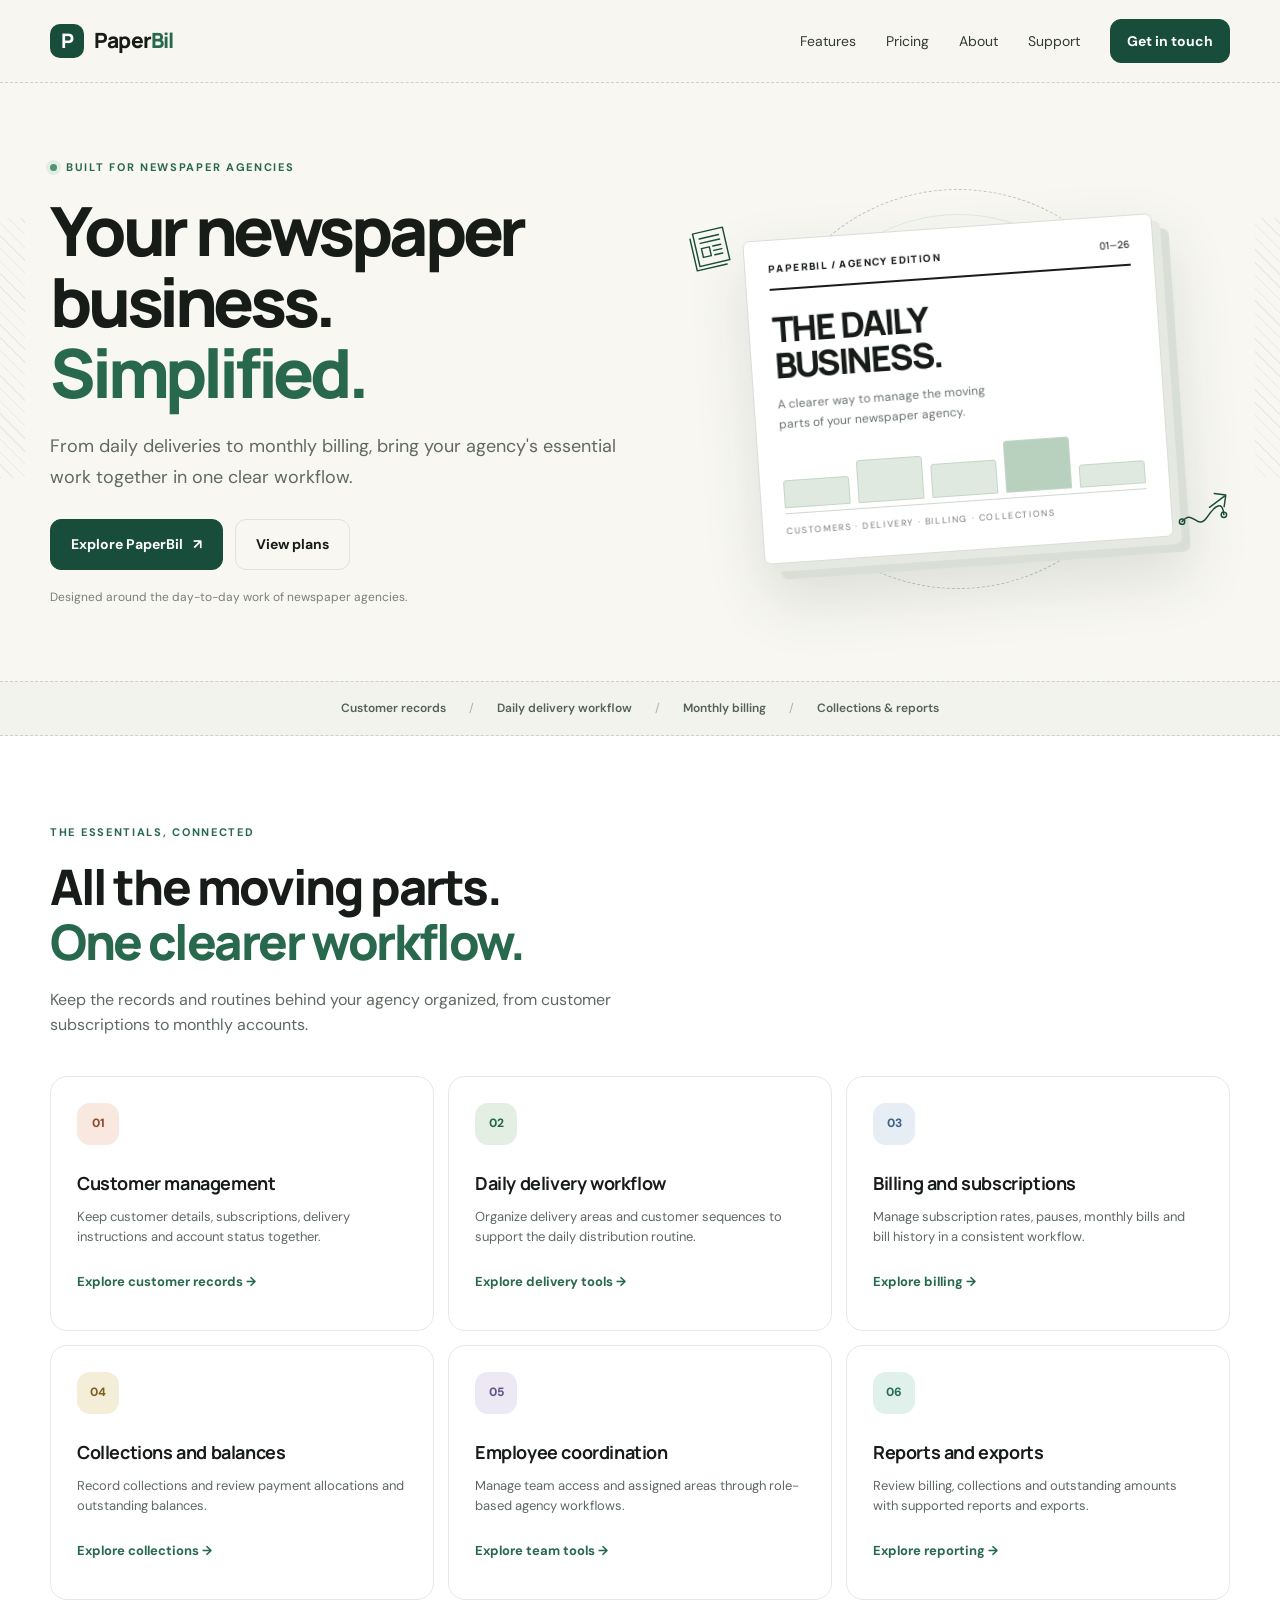
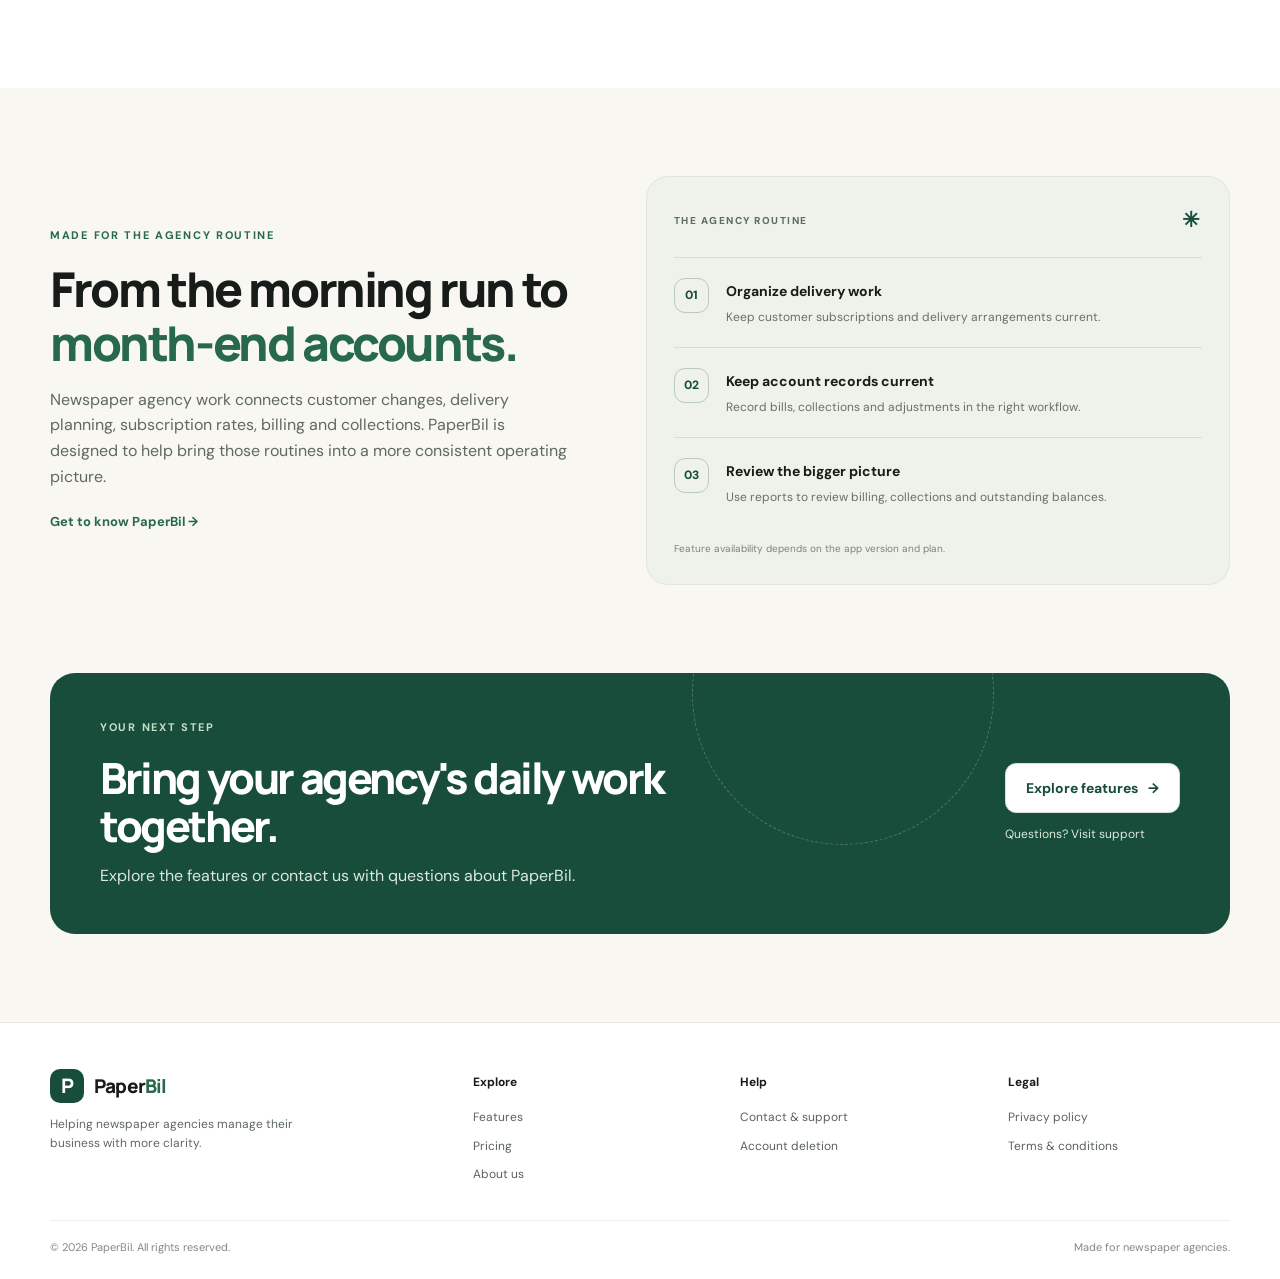
<file: index.html>
<!doctype html>
<html lang="en">
<head>
<meta charset="utf-8"><meta name="viewport" content="width=device-width, initial-scale=1"><meta name="theme-color" content="#f8f7f2">
<meta name="description" content="PaperBil helps newspaper agencies organize customers, daily deliveries, billing, collections, employees and reports in one place.">
<title>PaperBil — Your newspaper business. Simplified.</title><link rel="canonical" href="https://paperbil.com/"><link rel="stylesheet" href="styles.css">
</head>
<body>
<a class="skip-link" href="#main">Skip to content</a>
<header class="site-header"><div class="container header-inner">
<a class="brand" href="index.html" aria-label="PaperBil home"><span class="brand-mark" aria-hidden="true">P</span><span>Paper<span class="brand-accent">Bil</span></span></a>
<button class="menu-toggle" aria-expanded="false" aria-controls="site-nav">Menu</button>
<nav id="site-nav" class="site-nav" aria-label="Main navigation"><a href="features.html">Features</a><a href="pricing.html">Pricing</a><a href="about.html">About</a><a href="support.html">Support</a><a class="button button-small" href="support.html">Get in touch</a></nav>
</div></header>
<main id="main">
<section class="hero"><div class="container hero-grid">
<div class="hero-copy"><p class="eyebrow"><span class="eyebrow-dot"></span> Built for newspaper agencies</p>
<h1>Your newspaper business.<br><em>Simplified.</em></h1>
<p class="hero-lede">From daily deliveries to monthly billing, bring your agency's essential work together in one clear workflow.</p>
<div class="hero-actions"><a class="button" href="features.html">Explore PaperBil <span aria-hidden="true">↗</span></a><a class="button button-quiet" href="pricing.html">View plans</a></div>
<p class="hero-note">Designed around the day-to-day work of newspaper agencies.</p></div>
<div class="hero-art" aria-label="Illustration inspired by a newspaper front page and business dashboard">
<div class="art-orbit" aria-hidden="true"></div>
<div class="doodle doodle-newspaper" aria-hidden="true"><svg viewBox="0 0 60 60"><path d="M12 11h34v37H12z"/><path d="M18 18h22M18 23h22M18 29h9v10h-9zM31 29h9M31 34h9M31 39h9M8 16v36h34"/></svg></div>
<div class="paper-stack"><div class="paper-top"><div class="paper-label"><span>PAPERBIL / AGENCY EDITION</span><span>01—26</span></div><div class="paper-big">THE DAILY<br>BUSINESS.</div><p class="paper-sub">A clearer way to manage the moving parts of your newspaper agency.</p><div class="paper-graphic" aria-hidden="true"><span></span><span></span><span></span><span></span><span></span></div><div class="paper-caption">CUSTOMERS · DELIVERY · BILLING · COLLECTIONS</div></div></div>
<div class="doodle doodle-route" aria-hidden="true"><svg viewBox="0 0 60 60"><path d="M8 45c10-17 18 9 27-9s15-18 18-5"/><circle cx="8" cy="45" r="3"/><circle cx="53" cy="31" r="3"/><path d="M39 9h13v13M52 9 36 25"/></svg></div>
</div></div></section>
<section class="trust-strip"><div class="container trust-items"><span>Customer records</span><b>/</b><span>Daily delivery workflow</span><b>/</b><span>Monthly billing</span><b>/</b><span>Collections & reports</span></div></section>
<section class="section section-light" id="features"><div class="container">
<div class="section-heading"><p class="eyebrow">THE ESSENTIALS, CONNECTED</p><h2>All the moving parts.<br><span>One clearer workflow.</span></h2><p>Keep the records and routines behind your agency organized, from customer subscriptions to monthly accounts.</p></div>
<div class="feature-grid">
<article class="feature-card"><span class="feature-icon icon-peach">01</span><h3>Customer management</h3><p>Keep customer details, subscriptions, delivery instructions and account status together.</p><a href="features.html#customers">Explore customer records <span>→</span></a></article>
<article class="feature-card"><span class="feature-icon icon-green">02</span><h3>Daily delivery workflow</h3><p>Organize delivery areas and customer sequences to support the daily distribution routine.</p><a href="features.html#deliveries">Explore delivery tools <span>→</span></a></article>
<article class="feature-card"><span class="feature-icon icon-blue">03</span><h3>Billing and subscriptions</h3><p>Manage subscription rates, pauses, monthly bills and bill history in a consistent workflow.</p><a href="features.html#billing">Explore billing <span>→</span></a></article>
<article class="feature-card"><span class="feature-icon icon-yellow">04</span><h3>Collections and balances</h3><p>Record collections and review payment allocations and outstanding balances.</p><a href="features.html#collections">Explore collections <span>→</span></a></article>
<article class="feature-card"><span class="feature-icon icon-lilac">05</span><h3>Employee coordination</h3><p>Manage team access and assigned areas through role-based agency workflows.</p><a href="features.html#team">Explore team tools <span>→</span></a></article>
<article class="feature-card"><span class="feature-icon icon-mint">06</span><h3>Reports and exports</h3><p>Review billing, collections and outstanding amounts with supported reports and exports.</p><a href="features.html#reports">Explore reporting <span>→</span></a></article>
</div></div></section>
<section class="section"><div class="container split-section"><div class="split-copy"><p class="eyebrow">MADE FOR THE AGENCY ROUTINE</p><h2>From the morning run to <span>month-end accounts.</span></h2><p>Newspaper agency work connects customer changes, delivery planning, subscription rates, billing and collections. PaperBil is designed to help bring those routines into a more consistent operating picture.</p><a class="text-link" href="about.html">Get to know PaperBil <span>→</span></a></div>
<div class="routine-card"><div class="routine-header"><span>THE AGENCY ROUTINE</span><span>✳</span></div>
<div class="routine-step"><span class="routine-time">01</span><div><strong>Organize delivery work</strong><p>Keep customer subscriptions and delivery arrangements current.</p></div></div>
<div class="routine-step"><span class="routine-time">02</span><div><strong>Keep account records current</strong><p>Record bills, collections and adjustments in the right workflow.</p></div></div>
<div class="routine-step"><span class="routine-time">03</span><div><strong>Review the bigger picture</strong><p>Use reports to review billing, collections and outstanding balances.</p></div></div>
<p class="routine-footnote">Feature availability depends on the app version and plan.</p></div></div></section>
<section class="section cta-section"><div class="container cta-panel"><div><p class="eyebrow">YOUR NEXT STEP</p><h2>Bring your agency's daily work together.</h2><p>Explore the features or contact us with questions about PaperBil.</p></div><div class="cta-actions"><a class="button button-light" href="features.html">Explore features <span>→</span></a><a class="cta-support-link" href="support.html">Questions? Visit support</a></div></div></section>
</main>
<footer class="site-footer"><div class="container footer-main"><div class="footer-brand-col"><a class="brand brand-footer" href="index.html"><span class="brand-mark">P</span><span>Paper<span class="brand-accent">Bil</span></span></a><p>Helping newspaper agencies manage their business with more clarity.</p></div><div class="footer-col"><h2>Explore</h2><a href="features.html">Features</a><a href="pricing.html">Pricing</a><a href="about.html">About us</a></div><div class="footer-col"><h2>Help</h2><a href="support.html">Contact & support</a><a href="delete-account.html">Account deletion</a></div><div class="footer-col"><h2>Legal</h2><a href="privacy.html">Privacy policy</a><a href="terms.html">Terms & conditions</a></div></div><div class="container footer-bottom"><span>© <span data-year>2026</span> PaperBil. All rights reserved.</span><span>Made for newspaper agencies.</span></div></footer>
<script src="script.js" defer></script></body></html>
</file>
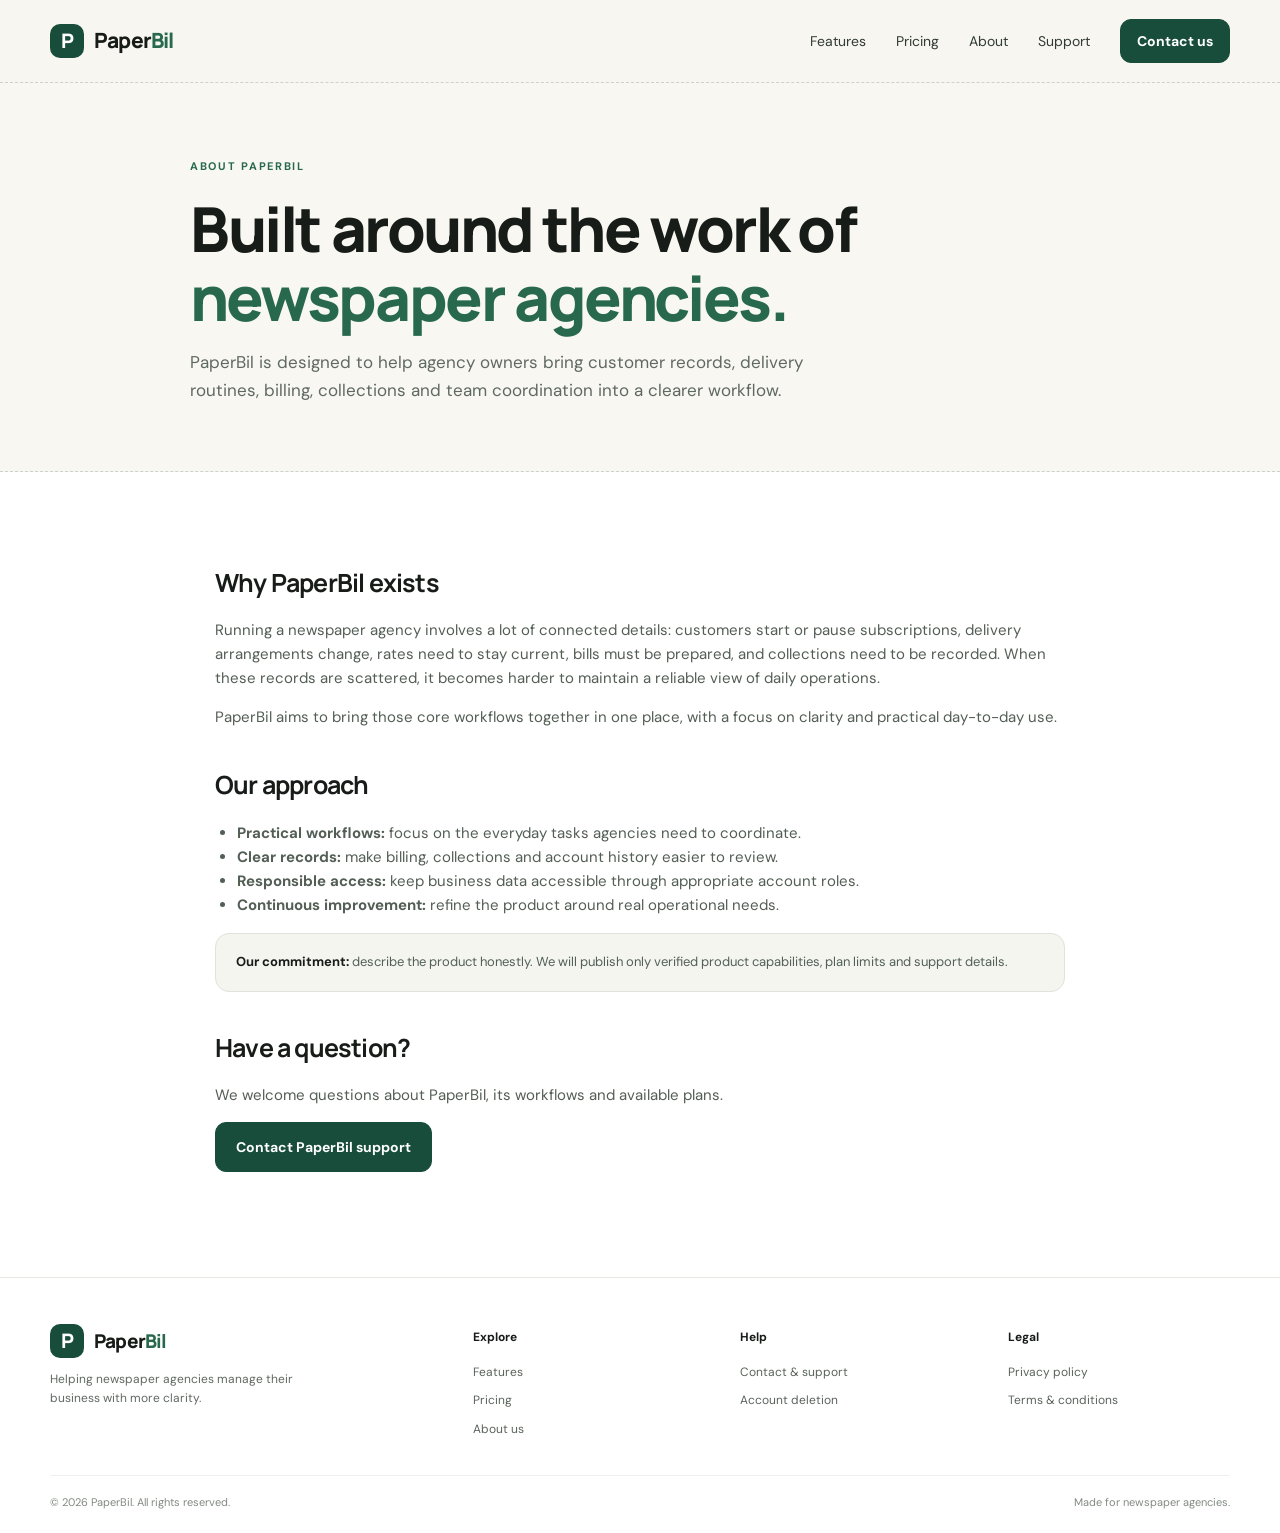
<file: about.html>
<!doctype html>
<html lang="en"><head><meta charset="utf-8"><meta name="viewport" content="width=device-width, initial-scale=1"><meta name="theme-color" content="#f8f7f2"><meta name="description" content="Learn about PaperBil, a software platform designed to help newspaper agencies organize daily operations."><title>About PaperBil | PaperBil</title><link rel="stylesheet" href="styles.css"></head>
<body><a class="skip-link" href="#main">Skip to content</a>
<header class="site-header"><div class="container header-inner">
<a class="brand" href="index.html" aria-label="PaperBil home"><span class="brand-mark" aria-hidden="true">P</span><span>Paper<span class="brand-accent">Bil</span></span></a>
<button class="menu-toggle" aria-expanded="false" aria-controls="site-nav">Menu</button>
<nav id="site-nav" class="site-nav" aria-label="Main navigation"><a href="features.html">Features</a><a href="pricing.html">Pricing</a><a href="about.html" aria-current="page">About</a><a href="support.html">Support</a><a class="button button-small" href="support.html">Contact us</a></nav>
</div></header><main id="main"><section class="page-hero"><div class="container"><p class="eyebrow">ABOUT PAPERBIL</p><h1>Built around the work of <em>newspaper agencies.</em></h1><p>PaperBil is designed to help agency owners bring customer records, delivery routines, billing, collections and team coordination into a clearer workflow.</p></div></section>
<section class="content-section"><div class="container content-wrap"><h2>Why PaperBil exists</h2><p>Running a newspaper agency involves a lot of connected details: customers start or pause subscriptions, delivery arrangements change, rates need to stay current, bills must be prepared, and collections need to be recorded. When these records are scattered, it becomes harder to maintain a reliable view of daily operations.</p><p>PaperBil aims to bring those core workflows together in one place, with a focus on clarity and practical day-to-day use.</p><h2>Our approach</h2><ul><li><strong>Practical workflows:</strong> focus on the everyday tasks agencies need to coordinate.</li><li><strong>Clear records:</strong> make billing, collections and account history easier to review.</li><li><strong>Responsible access:</strong> keep business data accessible through appropriate account roles.</li><li><strong>Continuous improvement:</strong> refine the product around real operational needs.</li></ul><div class="content-note"><strong>Our commitment:</strong> describe the product honestly. We will publish only verified product capabilities, plan limits and support details.</div><h2>Have a question?</h2><p>We welcome questions about PaperBil, its workflows and available plans.</p><p><a class="button" href="support.html">Contact PaperBil support</a></p></div></section></main><footer class="site-footer"><div class="container footer-main">
<div class="footer-brand-col"><a class="brand brand-footer" href="index.html"><span class="brand-mark" aria-hidden="true">P</span><span>Paper<span class="brand-accent">Bil</span></span></a><p>Helping newspaper agencies manage their business with more clarity.</p></div>
<div class="footer-col"><h2>Explore</h2><a href="features.html">Features</a><a href="pricing.html">Pricing</a><a href="about.html">About us</a></div>
<div class="footer-col"><h2>Help</h2><a href="support.html">Contact & support</a><a href="delete-account.html">Account deletion</a></div>
<div class="footer-col"><h2>Legal</h2><a href="privacy.html">Privacy policy</a><a href="terms.html">Terms & conditions</a></div>
</div><div class="container footer-bottom"><span>© <span data-year>2026</span> PaperBil. All rights reserved.</span><span>Made for newspaper agencies.</span></div></footer><script src="script.js" defer></script></body></html>
</file>
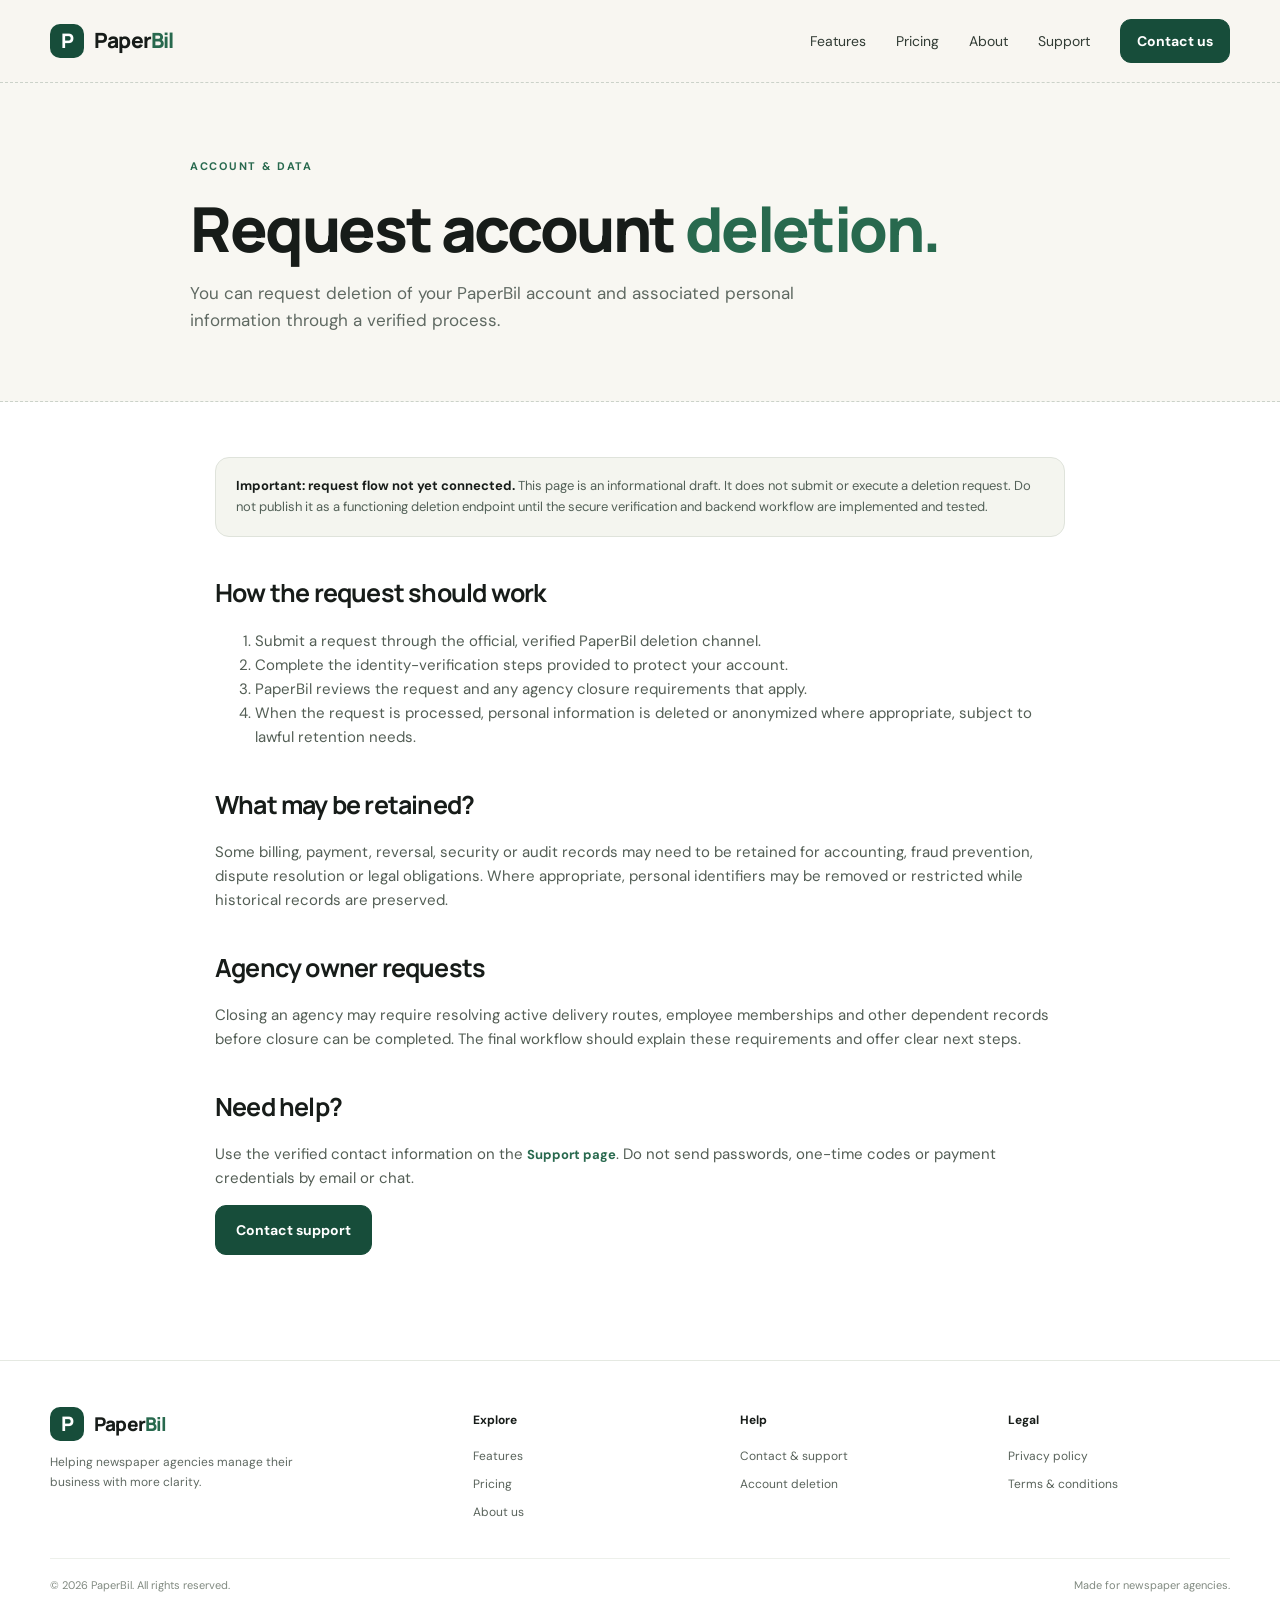
<file: delete-account.html>
<!doctype html>
<html lang="en"><head><meta charset="utf-8"><meta name="viewport" content="width=device-width, initial-scale=1"><meta name="theme-color" content="#f8f7f2"><meta name="description" content="Learn how to request PaperBil account deletion and what information may need to be retained."><title>Account & Data Deletion | PaperBil</title><link rel="stylesheet" href="styles.css"></head>
<body><a class="skip-link" href="#main">Skip to content</a>
<header class="site-header"><div class="container header-inner">
<a class="brand" href="index.html" aria-label="PaperBil home"><span class="brand-mark" aria-hidden="true">P</span><span>Paper<span class="brand-accent">Bil</span></span></a>
<button class="menu-toggle" aria-expanded="false" aria-controls="site-nav">Menu</button>
<nav id="site-nav" class="site-nav" aria-label="Main navigation"><a href="features.html">Features</a><a href="pricing.html">Pricing</a><a href="about.html">About</a><a href="support.html">Support</a><a class="button button-small" href="support.html">Contact us</a></nav>
</div></header><main id="main"><section class="page-hero"><div class="container"><p class="eyebrow">ACCOUNT & DATA</p><h1>Request account <em>deletion.</em></h1><p>You can request deletion of your PaperBil account and associated personal information through a verified process.</p></div></section>
<section class="content-section"><div class="container content-wrap"><div class="content-note"><strong>Important: request flow not yet connected.</strong> This page is an informational draft. It does not submit or execute a deletion request. Do not publish it as a functioning deletion endpoint until the secure verification and backend workflow are implemented and tested.</div>
<h2>How the request should work</h2><ol><li>Submit a request through the official, verified PaperBil deletion channel.</li><li>Complete the identity-verification steps provided to protect your account.</li><li>PaperBil reviews the request and any agency closure requirements that apply.</li><li>When the request is processed, personal information is deleted or anonymized where appropriate, subject to lawful retention needs.</li></ol>
<h2>What may be retained?</h2><p>Some billing, payment, reversal, security or audit records may need to be retained for accounting, fraud prevention, dispute resolution or legal obligations. Where appropriate, personal identifiers may be removed or restricted while historical records are preserved.</p>
<h2>Agency owner requests</h2><p>Closing an agency may require resolving active delivery routes, employee memberships and other dependent records before closure can be completed. The final workflow should explain these requirements and offer clear next steps.</p>
<h2>Need help?</h2><p>Use the verified contact information on the <a class="text-link" href="support.html">Support page</a>. Do not send passwords, one-time codes or payment credentials by email or chat.</p>
<p><a class="button" href="support.html">Contact support</a></p></div></section></main><footer class="site-footer"><div class="container footer-main">
<div class="footer-brand-col"><a class="brand brand-footer" href="index.html"><span class="brand-mark" aria-hidden="true">P</span><span>Paper<span class="brand-accent">Bil</span></span></a><p>Helping newspaper agencies manage their business with more clarity.</p></div>
<div class="footer-col"><h2>Explore</h2><a href="features.html">Features</a><a href="pricing.html">Pricing</a><a href="about.html">About us</a></div>
<div class="footer-col"><h2>Help</h2><a href="support.html">Contact & support</a><a href="delete-account.html">Account deletion</a></div>
<div class="footer-col"><h2>Legal</h2><a href="privacy.html">Privacy policy</a><a href="terms.html">Terms & conditions</a></div>
</div><div class="container footer-bottom"><span>© <span data-year>2026</span> PaperBil. All rights reserved.</span><span>Made for newspaper agencies.</span></div></footer><script src="script.js" defer></script></body></html>
</file>
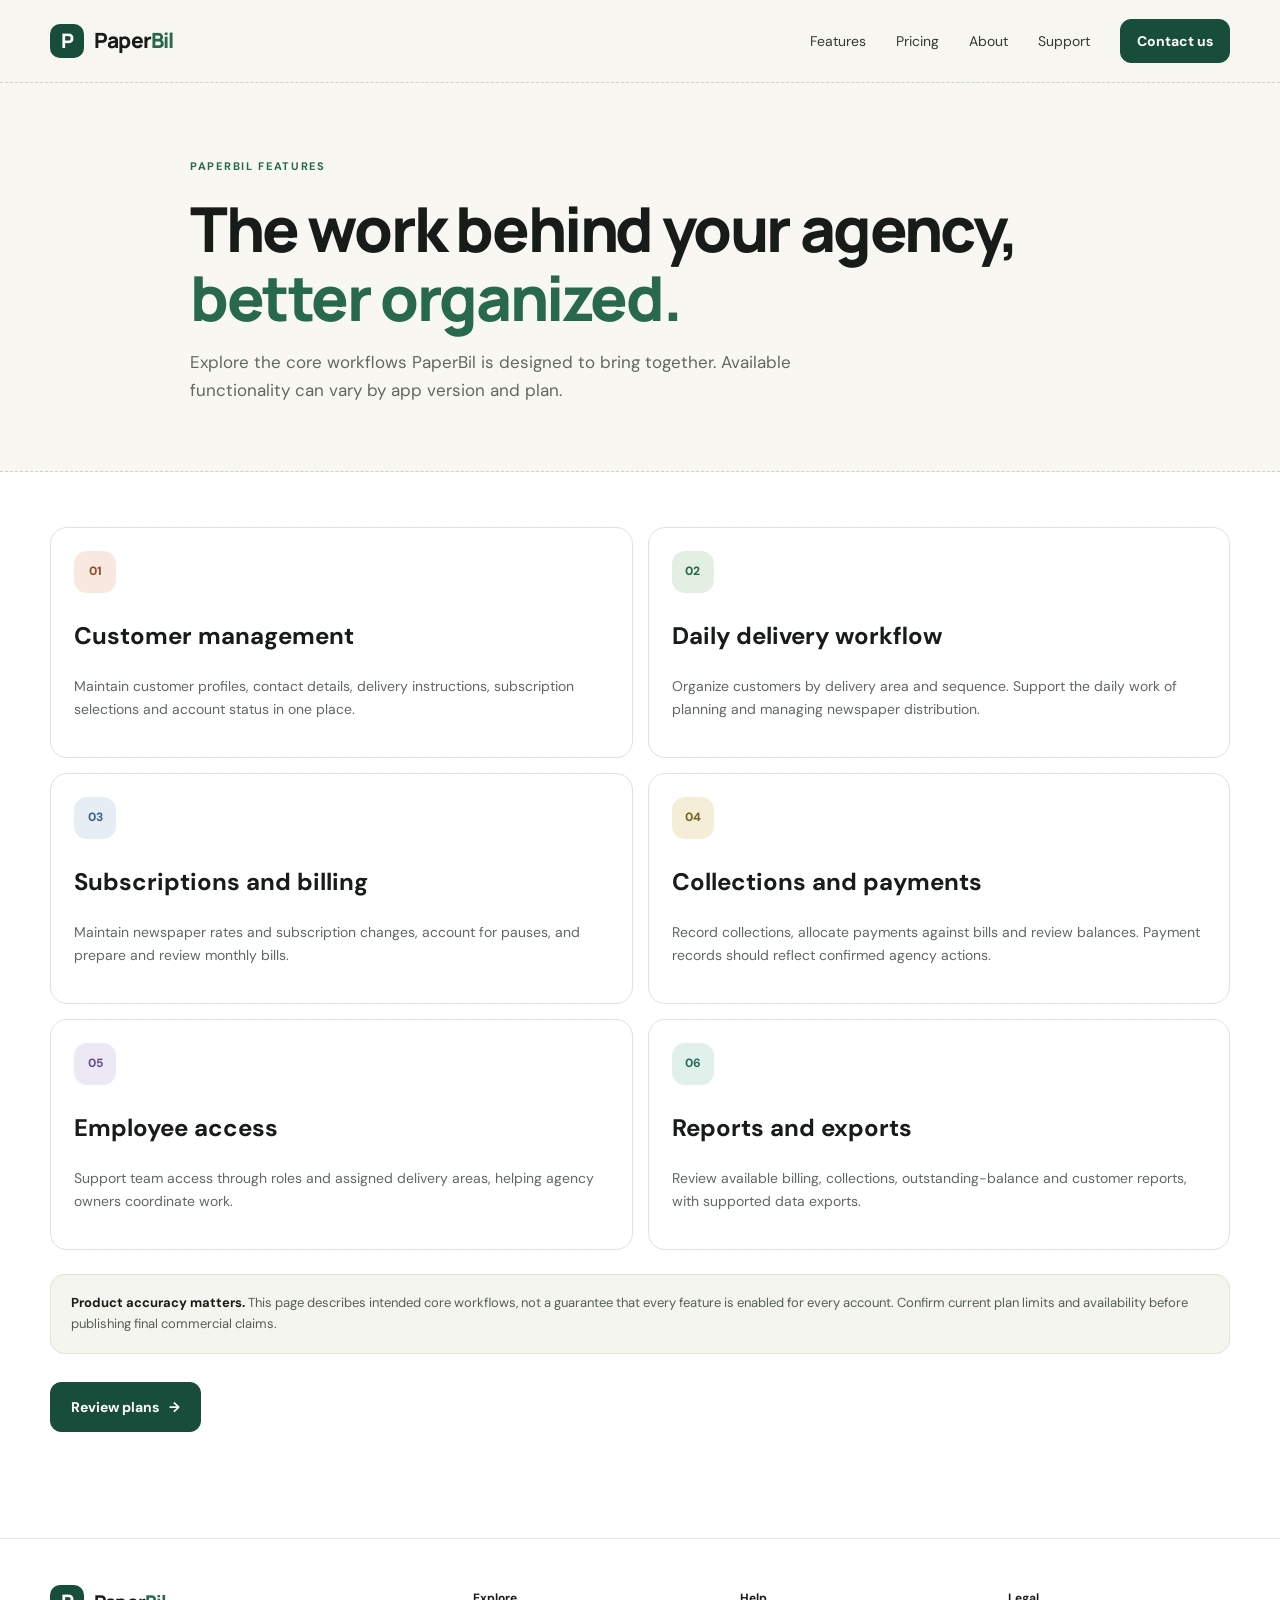
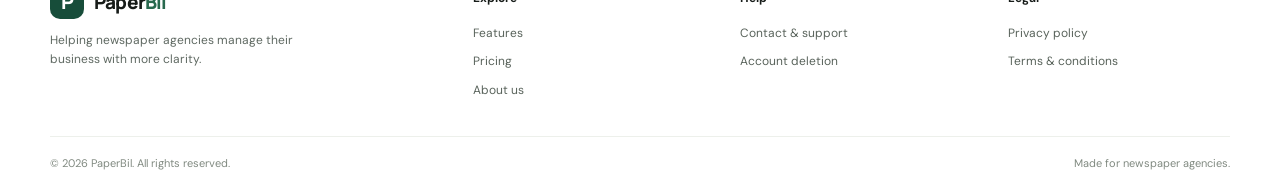
<file: features.html>
<!doctype html>
<html lang="en"><head><meta charset="utf-8"><meta name="viewport" content="width=device-width, initial-scale=1"><meta name="theme-color" content="#f8f7f2"><meta name="description" content="Explore PaperBil workflows for newspaper agency customers, delivery, billing, collections, employees and reports."><title>Features | PaperBil</title><link rel="stylesheet" href="styles.css"></head>
<body><a class="skip-link" href="#main">Skip to content</a>
<header class="site-header"><div class="container header-inner">
<a class="brand" href="index.html" aria-label="PaperBil home"><span class="brand-mark" aria-hidden="true">P</span><span>Paper<span class="brand-accent">Bil</span></span></a>
<button class="menu-toggle" aria-expanded="false" aria-controls="site-nav">Menu</button>
<nav id="site-nav" class="site-nav" aria-label="Main navigation"><a href="features.html" aria-current="page">Features</a><a href="pricing.html">Pricing</a><a href="about.html">About</a><a href="support.html">Support</a><a class="button button-small" href="support.html">Contact us</a></nav>
</div></header><main id="main"><section class="page-hero"><div class="container"><p class="eyebrow">PAPERBIL FEATURES</p><h1>The work behind your agency, <em>better organized.</em></h1><p>Explore the core workflows PaperBil is designed to bring together. Available functionality can vary by app version and plan.</p></div></section>
<section class="content-section"><div class="container"><div class="simple-grid">
<article class="simple-card" id="customers"><span class="feature-icon icon-peach">01</span><h2>Customer management</h2><p>Maintain customer profiles, contact details, delivery instructions, subscription selections and account status in one place.</p></article>
<article class="simple-card" id="deliveries"><span class="feature-icon icon-green">02</span><h2>Daily delivery workflow</h2><p>Organize customers by delivery area and sequence. Support the daily work of planning and managing newspaper distribution.</p></article>
<article class="simple-card" id="billing"><span class="feature-icon icon-blue">03</span><h2>Subscriptions and billing</h2><p>Maintain newspaper rates and subscription changes, account for pauses, and prepare and review monthly bills.</p></article>
<article class="simple-card" id="collections"><span class="feature-icon icon-yellow">04</span><h2>Collections and payments</h2><p>Record collections, allocate payments against bills and review balances. Payment records should reflect confirmed agency actions.</p></article>
<article class="simple-card" id="team"><span class="feature-icon icon-lilac">05</span><h2>Employee access</h2><p>Support team access through roles and assigned delivery areas, helping agency owners coordinate work.</p></article>
<article class="simple-card" id="reports"><span class="feature-icon icon-mint">06</span><h2>Reports and exports</h2><p>Review available billing, collections, outstanding-balance and customer reports, with supported data exports.</p></article>
</div><div class="content-note" style="margin-top:24px"><strong>Product accuracy matters.</strong> This page describes intended core workflows, not a guarantee that every feature is enabled for every account. Confirm current plan limits and availability before publishing final commercial claims.</div><p style="margin-top:28px"><a class="button" href="pricing.html">Review plans <span>→</span></a></p></div></section></main><footer class="site-footer"><div class="container footer-main">
<div class="footer-brand-col"><a class="brand brand-footer" href="index.html"><span class="brand-mark" aria-hidden="true">P</span><span>Paper<span class="brand-accent">Bil</span></span></a><p>Helping newspaper agencies manage their business with more clarity.</p></div>
<div class="footer-col"><h2>Explore</h2><a href="features.html">Features</a><a href="pricing.html">Pricing</a><a href="about.html">About us</a></div>
<div class="footer-col"><h2>Help</h2><a href="support.html">Contact & support</a><a href="delete-account.html">Account deletion</a></div>
<div class="footer-col"><h2>Legal</h2><a href="privacy.html">Privacy policy</a><a href="terms.html">Terms & conditions</a></div>
</div><div class="container footer-bottom"><span>© <span data-year>2026</span> PaperBil. All rights reserved.</span><span>Made for newspaper agencies.</span></div></footer><script src="script.js" defer></script></body></html>
</file>
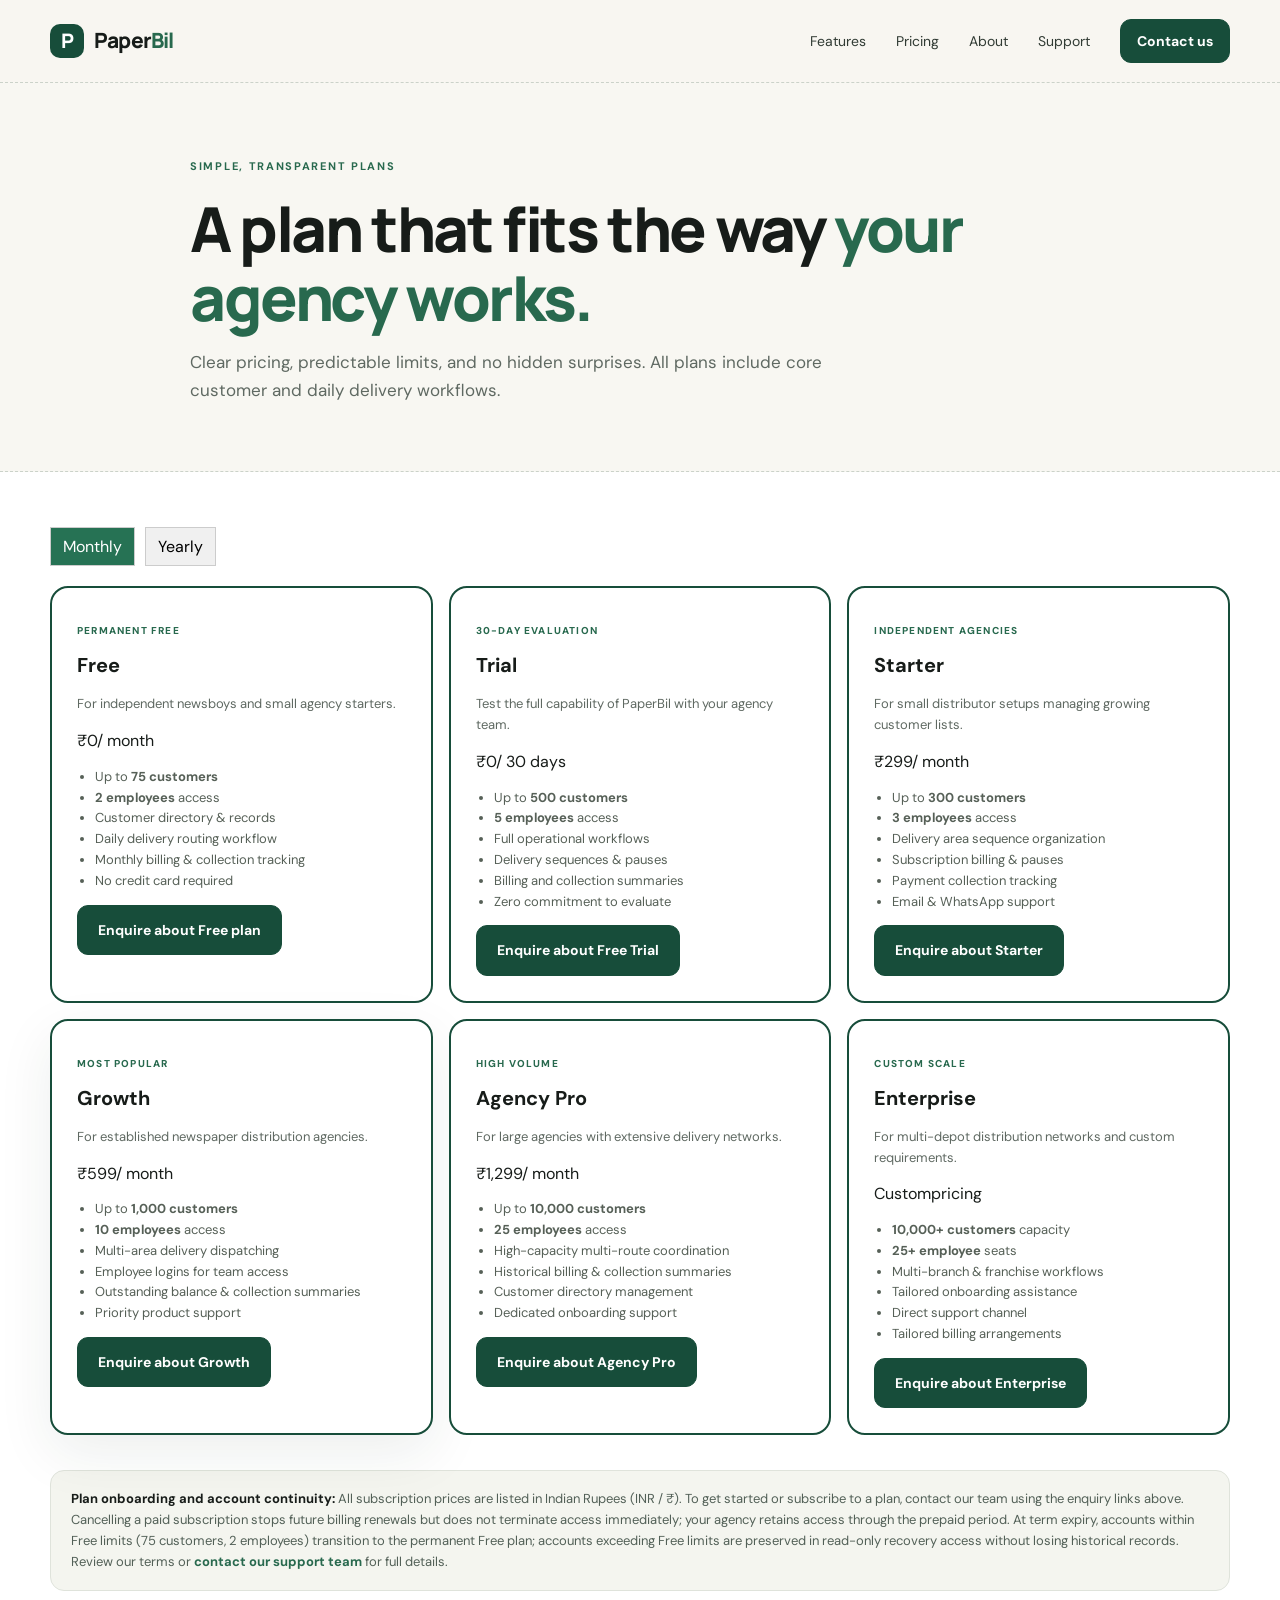
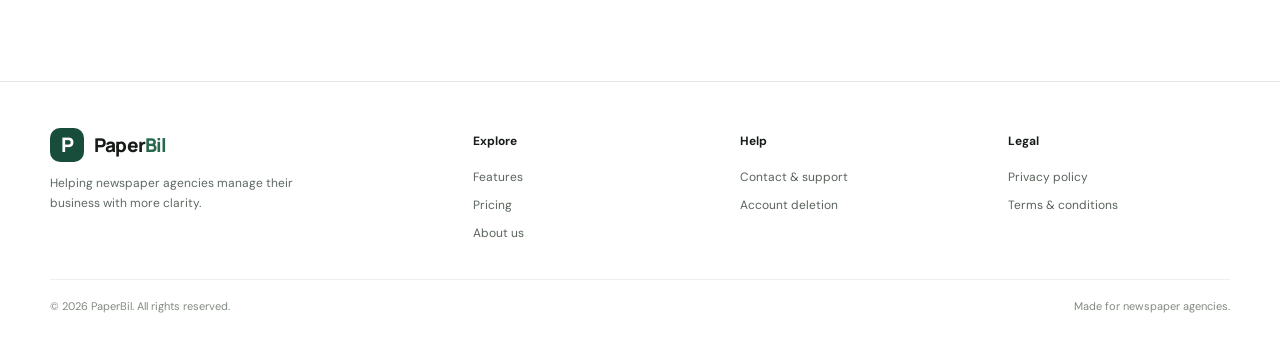
<file: pricing.html>
<!doctype html>
<html lang="en"><head><meta charset="utf-8"><meta name="viewport" content="width=device-width, initial-scale=1"><meta name="theme-color" content="#f8f7f2"><meta name="description" content="Transparent pricing plans for PaperBil newspaper agency management software. Free tier, 30-day trial, Starter, Growth, Agency Pro, and Enterprise options."><title>Pricing Plans | PaperBil</title><link rel="canonical" href="https://paperbil.com/pricing.html"><link rel="icon" type="image/svg+xml" href="favicon.svg"><meta property="og:site_name" content="PaperBil"><meta property="og:type" content="website"><meta property="og:title" content="Pricing Plans | PaperBil"><meta property="og:description" content="Transparent pricing plans for PaperBil newspaper agency management software. Free tier, 30-day trial, Starter, Growth, Agency Pro, and Enterprise options."><meta property="og:url" content="https://paperbil.com/pricing.html"><meta name="twitter:card" content="summary"><meta name="twitter:title" content="Pricing Plans | PaperBil"><meta name="twitter:description" content="Transparent pricing plans for PaperBil newspaper agency management software. Free tier, 30-day trial, Starter, Growth, Agency Pro, and Enterprise options."><link rel="preconnect" href="https://fonts.googleapis.com"><link rel="preconnect" href="https://fonts.gstatic.com" crossorigin><link rel="stylesheet" href="https://fonts.googleapis.com/css2?family=DM+Sans:wght@400;500;600;700&amp;family=Manrope:wght@400;500;600;700;800&amp;display=swap"><link rel="stylesheet" href="styles.css">
    <style>
      /* Card border styling matching featured Growth card */
      .plan-card { border: 2px solid var(--green); border-radius: 18px; }
      /* Toggle visibility of pricing */
      .plan-alt-price { display: none; }
      .plan-grid.yearly .plan-price { display: none; }
      .plan-grid.yearly .plan-alt-price { display: block; }
      .billing-option { background: #f0f0f0; border: 1px solid #ccc; padding: 6px 12px; cursor: pointer; }
      .billing-option.selected { background: #267254; color: #fff; }
      .billing-option:focus-visible { outline: 2px solid #19523f; outline-offset: 2px; }
    </style></head>
<body><a class="skip-link" href="#main">Skip to content</a>
<header class="site-header"><div class="container header-inner">
<a class="brand" href="index.html" aria-label="PaperBil home"><span class="brand-mark" aria-hidden="true">P</span><span>Paper<span class="brand-accent">Bil</span></span></a>
<button class="menu-toggle" aria-expanded="false" aria-controls="site-nav">Menu</button>
<nav id="site-nav" class="site-nav" aria-label="Main navigation"><a href="features.html">Features</a><a href="pricing.html" aria-current="page">Pricing</a><a href="about.html">About</a><a href="support.html">Support</a><a class="button button-small" href="support.html">Contact us</a></nav>
</div></header><main id="main"><section class="page-hero"><div class="container">

<p class="eyebrow">SIMPLE, TRANSPARENT PLANS</p><h1>A plan that fits the way <em>your agency works.</em></h1><p>Clear pricing, predictable limits, and no hidden surprises. All plans include core customer and daily delivery workflows.</p></div></section>
<section class="content-section"><div class="container">

<!-- Billing period toggle -->
<div class="billing-toggle" role="group" aria-label="Billing period" style="margin-bottom:20px; display:flex; gap:10px;">
  <button type="button" class="billing-option selected" data-period="monthly" aria-pressed="true">Monthly</button>
  <button type="button" class="billing-option" data-period="yearly" aria-pressed="false">Yearly</button>
</div>
<div class="plan-grid">
<article class="plan-card"><p class="plan-status">Permanent Free</p><h2>Free</h2><p>For independent newsboys and small agency starters.</p><div class="plan-price">₹0<span>/ month</span></div><p class="plan-alt-price">Permanent zero cost</p><ul><li>Up to <strong>75 customers</strong></li><li><strong>2 employees</strong> access</li><li>Customer directory & records</li><li>Daily delivery routing workflow</li><li>Monthly billing & collection tracking</li><li>No credit card required</li></ul><a class="button" href="support.html">Enquire about Free plan</a></article>
<article class="plan-card"><p class="plan-status">30-Day Evaluation</p><h2>Trial</h2><p>Test the full capability of PaperBil with your agency team.</p><div class="plan-price">₹0<span>/ 30 days</span></div><p class="plan-alt-price">+ 7-day grace period included</p><ul><li>Up to <strong>500 customers</strong></li><li><strong>5 employees</strong> access</li><li>Full operational workflows</li><li>Delivery sequences & pauses</li><li>Billing and collection summaries</li><li>Zero commitment to evaluate</li></ul><a class="button" href="support.html">Enquire about Free Trial</a></article>
<article class="plan-card"><p class="plan-status">Independent Agencies</p><h2>Starter</h2><p>For small distributor setups managing growing customer lists.</p><div class="plan-price">₹299<span>/ month</span></div><p class="plan-alt-price">or ₹2,990 / year (save 2 months)</p><ul><li>Up to <strong>300 customers</strong></li><li><strong>3 employees</strong> access</li><li>Delivery area sequence organization</li><li>Subscription billing & pauses</li><li>Payment collection tracking</li><li>Email & WhatsApp support</li></ul><a class="button" href="support.html">Enquire about Starter</a></article>
<article class="plan-card featured"><p class="plan-status">Most Popular</p><h2>Growth</h2><p>For established newspaper distribution agencies.</p><div class="plan-price">₹599<span>/ month</span></div><p class="plan-alt-price">or ₹5,990 / year (save 2 months)</p><ul><li>Up to <strong>1,000 customers</strong></li><li><strong>10 employees</strong> access</li><li>Multi-area delivery dispatching</li><li>Employee logins for team access</li><li>Outstanding balance & collection summaries</li><li>Priority product support</li></ul><a class="button" href="support.html">Enquire about Growth</a></article>
<article class="plan-card"><p class="plan-status">High Volume</p><h2>Agency Pro</h2><p>For large agencies with extensive delivery networks.</p><div class="plan-price">₹1,299<span>/ month</span></div><p class="plan-alt-price">or ₹12,990 / year (save 2 months)</p><ul><li>Up to <strong>10,000 customers</strong></li><li><strong>25 employees</strong> access</li><li>High-capacity multi-route coordination</li><li>Historical billing & collection summaries</li><li>Customer directory management</li><li>Dedicated onboarding support</li></ul><a class="button" href="support.html">Enquire about Agency Pro</a></article>
<article class="plan-card"><p class="plan-status">Custom Scale</p><h2>Enterprise</h2><p>For multi-depot distribution networks and custom requirements.</p><div class="plan-price">Custom<span>pricing</span></div><p class="plan-alt-price">Tailored to your agency network</p><ul><li><strong>10,000+ customers</strong> capacity</li><li><strong>25+ employee</strong> seats</li><li>Multi-branch & franchise workflows</li><li>Tailored onboarding assistance</li><li>Direct support channel</li><li>Tailored billing arrangements</li></ul><a class="button" href="support.html">Enquire about Enterprise</a></article>
</div>
<div class="content-note" style="margin-top:35px"><strong>Plan onboarding and account continuity:</strong> All subscription prices are listed in Indian Rupees (INR / ₹). To get started or subscribe to a plan, contact our team using the enquiry links above. Cancelling a paid subscription stops future billing renewals but does not terminate access immediately; your agency retains access through the prepaid period. At term expiry, accounts within Free limits (75 customers, 2 employees) transition to the permanent Free plan; accounts exceeding Free limits are preserved in read-only recovery access without losing historical records. Review our terms or <a class="text-link" href="support.html">contact our support team</a> for full details.</div></div></section></main><footer class="site-footer"><div class="container footer-main">
<div class="footer-brand-col"><a class="brand brand-footer" href="index.html"><span class="brand-mark" aria-hidden="true">P</span><span>Paper<span class="brand-accent">Bil</span></span></a><p>Helping newspaper agencies manage their business with more clarity.</p></div>
<div class="footer-col"><h2>Explore</h2><a href="features.html">Features</a><a href="pricing.html">Pricing</a><a href="about.html">About us</a></div>
<div class="footer-col"><h2>Help</h2><a href="support.html">Contact & support</a><a href="delete-account.html">Account deletion</a></div>
<div class="footer-col"><h2>Legal</h2><a href="privacy.html">Privacy policy</a><a href="terms.html">Terms & conditions</a></div>
</div><div class="container footer-bottom"><span>© <span data-year>2026</span> PaperBil. All rights reserved.</span><span>Made for newspaper agencies.</span></div></footer><script src="script.js" defer></script>
<script>
document.addEventListener('DOMContentLoaded', function() {
  const toggleButtons = document.querySelectorAll('.billing-option');
  const planGrid = document.querySelector('.plan-grid');
  toggleButtons.forEach(btn => {
    btn.addEventListener('click', () => {
      const period = btn.dataset.period;
      // Update button visual state and aria-pressed
      toggleButtons.forEach(b => {
        b.classList.toggle('selected', b === btn);
        b.setAttribute('aria-pressed', b === btn ? 'true' : 'false');
      });
      // Toggle yearly class on grid
      if (period === 'yearly') {
        planGrid.classList.add('yearly');
      } else {
        planGrid.classList.remove('yearly');
      }
    });
  });
});
</script></body></html>
</file>
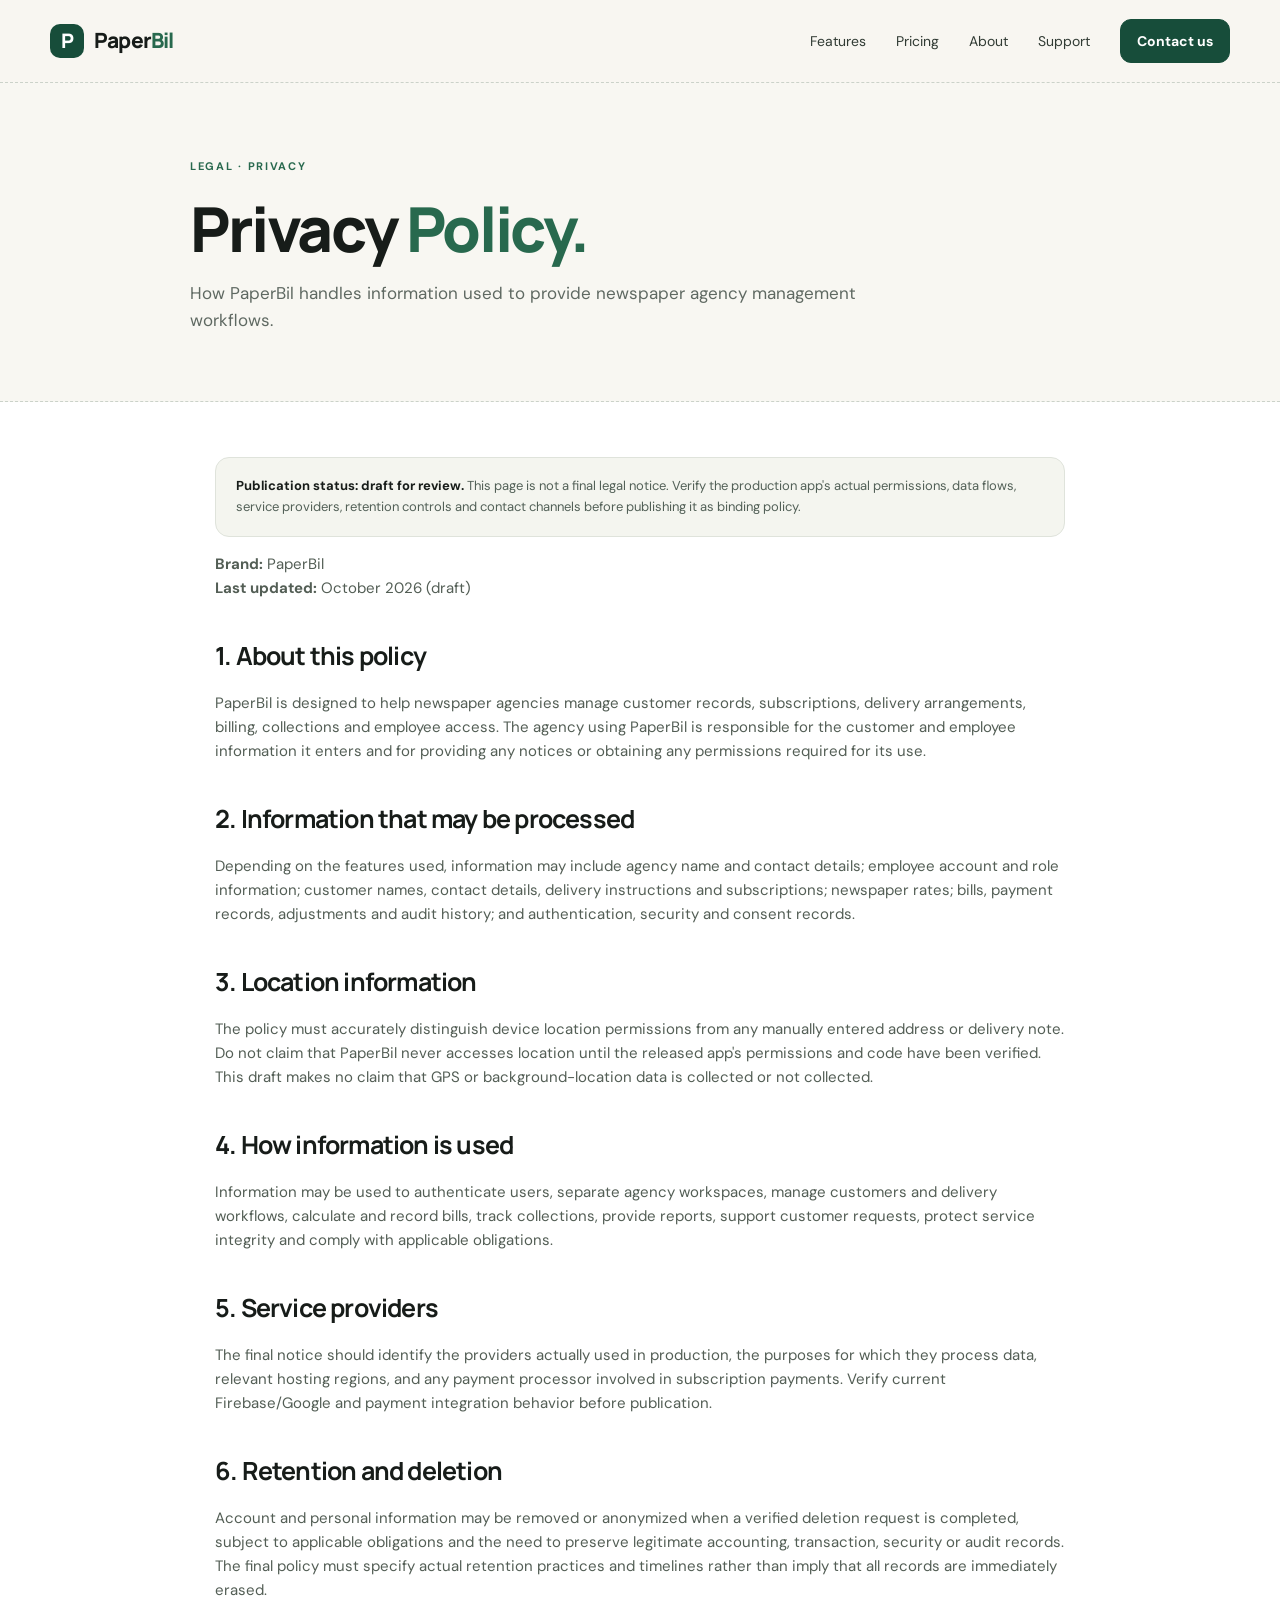
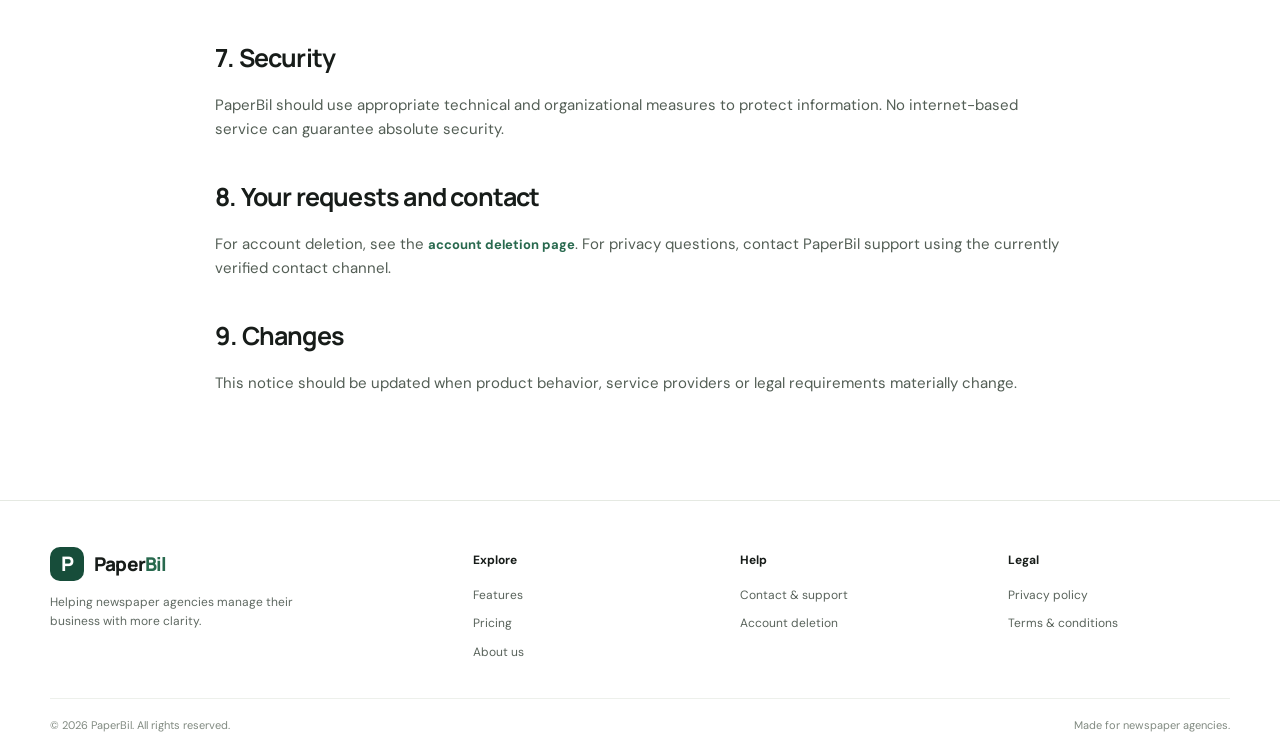
<file: privacy.html>
<!doctype html>
<html lang="en"><head><meta charset="utf-8"><meta name="viewport" content="width=device-width, initial-scale=1"><meta name="theme-color" content="#f8f7f2"><meta name="description" content="Draft PaperBil privacy policy covering account information, agency records, service providers, retention and data requests."><title>Privacy Policy | PaperBil</title><link rel="stylesheet" href="styles.css"></head>
<body><a class="skip-link" href="#main">Skip to content</a>
<header class="site-header"><div class="container header-inner">
<a class="brand" href="index.html" aria-label="PaperBil home"><span class="brand-mark" aria-hidden="true">P</span><span>Paper<span class="brand-accent">Bil</span></span></a>
<button class="menu-toggle" aria-expanded="false" aria-controls="site-nav">Menu</button>
<nav id="site-nav" class="site-nav" aria-label="Main navigation"><a href="features.html">Features</a><a href="pricing.html">Pricing</a><a href="about.html">About</a><a href="support.html">Support</a><a class="button button-small" href="support.html">Contact us</a></nav>
</div></header><main id="main"><section class="page-hero"><div class="container"><p class="eyebrow">LEGAL · PRIVACY</p><h1>Privacy <em>Policy.</em></h1><p>How PaperBil handles information used to provide newspaper agency management workflows.</p></div></section>
<section class="content-section"><div class="container content-wrap"><div class="content-note"><strong>Publication status: draft for review.</strong> This page is not a final legal notice. Verify the production app's actual permissions, data flows, service providers, retention controls and contact channels before publishing it as binding policy.</div><p><strong>Brand:</strong> PaperBil<br><strong>Last updated:</strong> October 2026 (draft)</p>
<h2>1. About this policy</h2><p>PaperBil is designed to help newspaper agencies manage customer records, subscriptions, delivery arrangements, billing, collections and employee access. The agency using PaperBil is responsible for the customer and employee information it enters and for providing any notices or obtaining any permissions required for its use.</p>
<h2>2. Information that may be processed</h2><p>Depending on the features used, information may include agency name and contact details; employee account and role information; customer names, contact details, delivery instructions and subscriptions; newspaper rates; bills, payment records, adjustments and audit history; and authentication, security and consent records.</p>
<h2>3. Location information</h2><p>The policy must accurately distinguish device location permissions from any manually entered address or delivery note. Do not claim that PaperBil never accesses location until the released app's permissions and code have been verified. This draft makes no claim that GPS or background-location data is collected or not collected.</p>
<h2>4. How information is used</h2><p>Information may be used to authenticate users, separate agency workspaces, manage customers and delivery workflows, calculate and record bills, track collections, provide reports, support customer requests, protect service integrity and comply with applicable obligations.</p>
<h2>5. Service providers</h2><p>The final notice should identify the providers actually used in production, the purposes for which they process data, relevant hosting regions, and any payment processor involved in subscription payments. Verify current Firebase/Google and payment integration behavior before publication.</p>
<h2>6. Retention and deletion</h2><p>Account and personal information may be removed or anonymized when a verified deletion request is completed, subject to applicable obligations and the need to preserve legitimate accounting, transaction, security or audit records. The final policy must specify actual retention practices and timelines rather than imply that all records are immediately erased.</p>
<h2>7. Security</h2><p>PaperBil should use appropriate technical and organizational measures to protect information. No internet-based service can guarantee absolute security.</p>
<h2>8. Your requests and contact</h2><p>For account deletion, see the <a class="text-link" href="delete-account.html">account deletion page</a>. For privacy questions, contact <a href="support.html">PaperBil support</a> using the currently verified contact channel.</p>
<h2>9. Changes</h2><p>This notice should be updated when product behavior, service providers or legal requirements materially change.</p></div></section></main><footer class="site-footer"><div class="container footer-main">
<div class="footer-brand-col"><a class="brand brand-footer" href="index.html"><span class="brand-mark" aria-hidden="true">P</span><span>Paper<span class="brand-accent">Bil</span></span></a><p>Helping newspaper agencies manage their business with more clarity.</p></div>
<div class="footer-col"><h2>Explore</h2><a href="features.html">Features</a><a href="pricing.html">Pricing</a><a href="about.html">About us</a></div>
<div class="footer-col"><h2>Help</h2><a href="support.html">Contact & support</a><a href="delete-account.html">Account deletion</a></div>
<div class="footer-col"><h2>Legal</h2><a href="privacy.html">Privacy policy</a><a href="terms.html">Terms & conditions</a></div>
</div><div class="container footer-bottom"><span>© <span data-year>2026</span> PaperBil. All rights reserved.</span><span>Made for newspaper agencies.</span></div></footer><script src="script.js" defer></script></body></html>
</file>
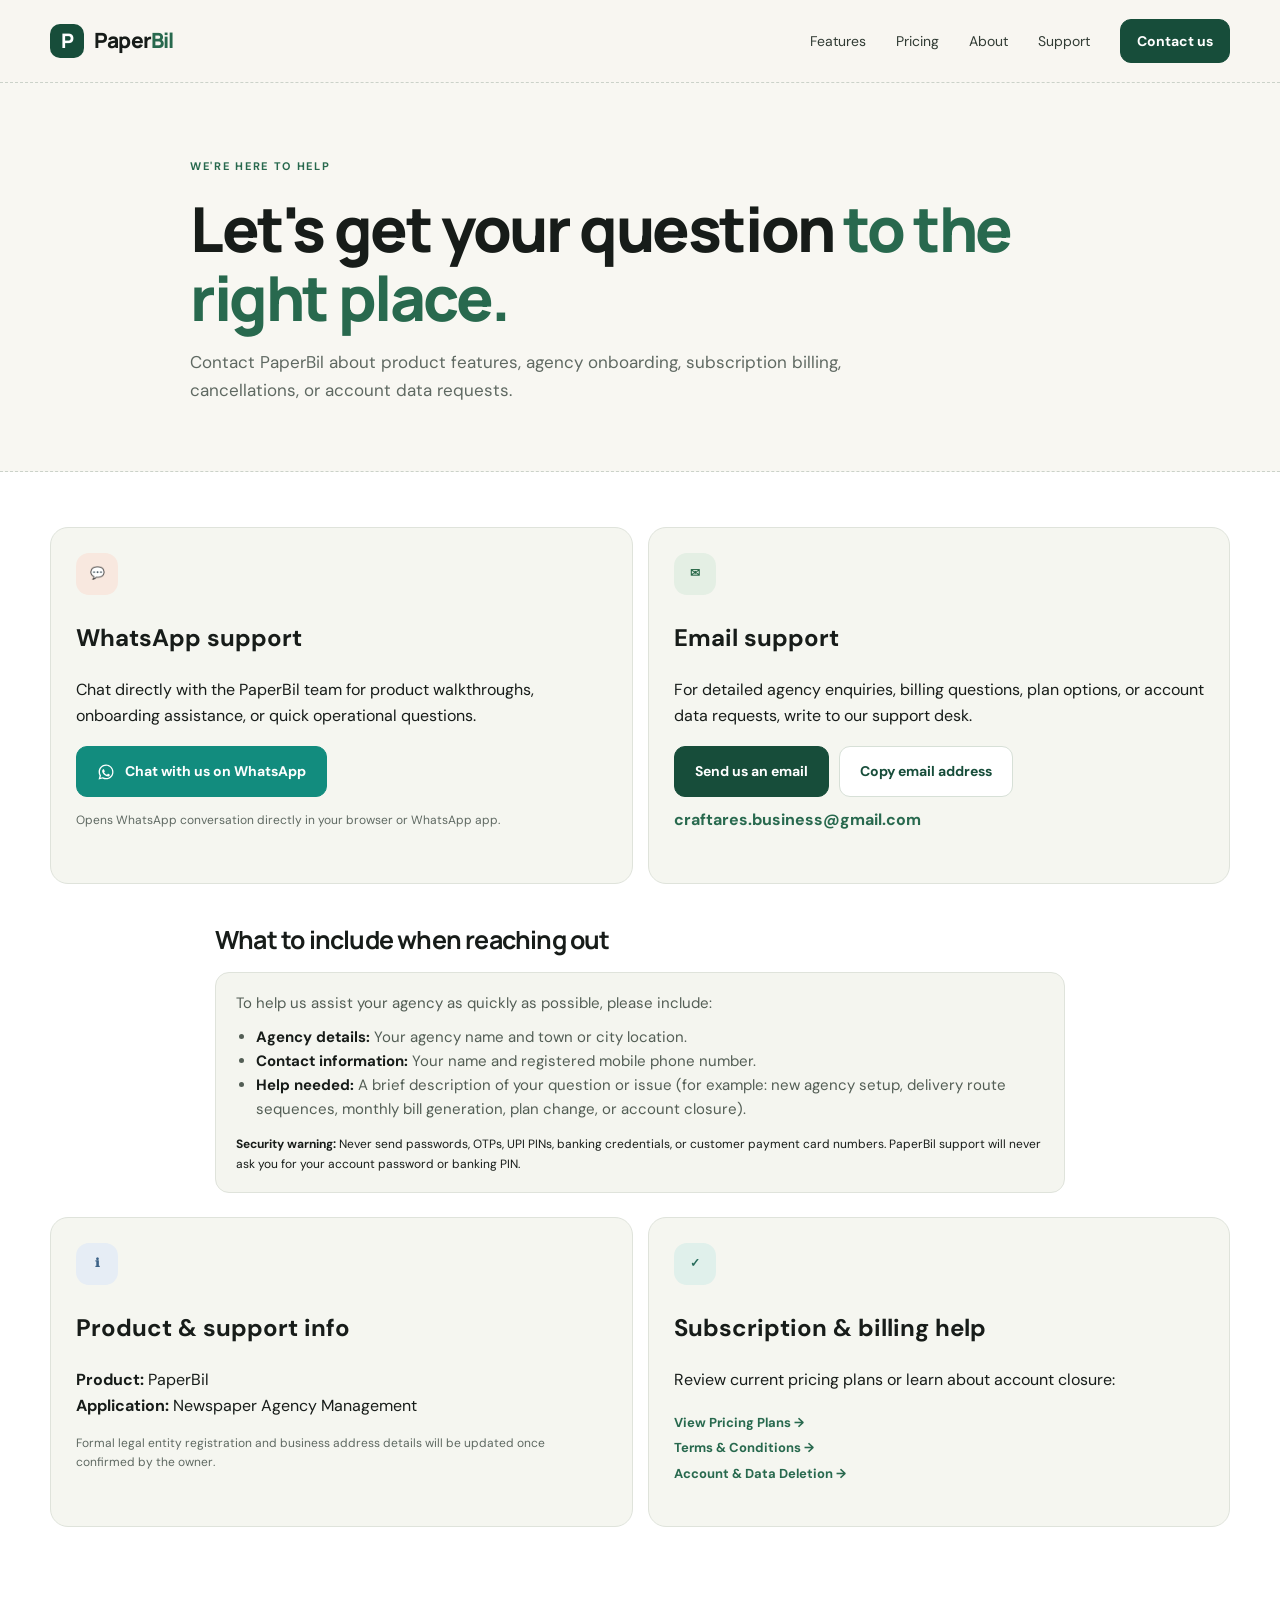
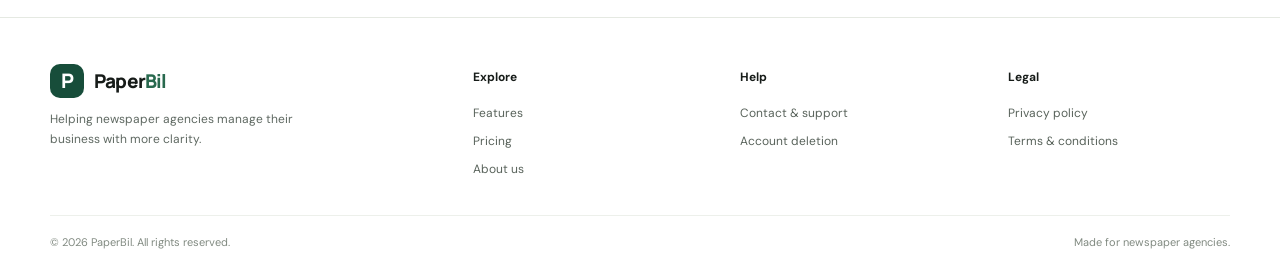
<file: support.html>
<!doctype html>
<html lang="en">
<head>
<meta charset="utf-8">
<meta name="viewport" content="width=device-width, initial-scale=1">
<meta name="theme-color" content="#f8f7f2">
<meta name="description" content="Contact PaperBil for product questions, account assistance, plan enquiries, and privacy requests.">
<title>Contact &amp; Support | PaperBil</title>
<link rel="canonical" href="https://paperbil.com/support.html">
<link rel="icon" type="image/svg+xml" href="favicon.svg">
<meta property="og:site_name" content="PaperBil">
<meta property="og:type" content="website">
<meta property="og:title" content="Contact &amp; Support | PaperBil">
<meta property="og:description" content="Contact PaperBil for product questions, account assistance, plan enquiries, and privacy requests.">
<meta property="og:url" content="https://paperbil.com/support.html">
<meta name="twitter:card" content="summary">
<meta name="twitter:title" content="Contact &amp; Support | PaperBil">
<meta name="twitter:description" content="Contact PaperBil for product questions, account assistance, plan enquiries, and privacy requests.">
<link rel="preconnect" href="https://fonts.googleapis.com">
<link rel="preconnect" href="https://fonts.gstatic.com" crossorigin>
<link rel="stylesheet" href="https://fonts.googleapis.com/css2?family=DM+Sans:wght@400;500;600;700&amp;family=Manrope:wght@400;500;600;700;800&amp;display=swap">
<link rel="stylesheet" href="styles.css">
<style>
.contact-card a.button-whatsapp,
.contact-card a.button-whatsapp:visited,
.contact-card a.button-whatsapp:hover,
.contact-card a.button-whatsapp:focus-visible,
.contact-card a.button-whatsapp:active {
  background: #128c7e;
  border-color: #128c7e;
  color: #ffffff;
}
.contact-card a.button-whatsapp:hover,
.contact-card a.button-whatsapp:active {
  background: #075e54;
  border-color: #075e54;
  color: #ffffff;
  transform: translateY(-1px);
}
.contact-card a.button-whatsapp svg {
  width: 18px;
  height: 18px;
  flex-shrink: 0;
  fill: #ffffff;
  color: #ffffff;
}
.contact-card a.button-whatsapp span {
  color: #ffffff;
}
.contact-card a.button:not(.button-light):not(.button-whatsapp),
.contact-card a.button:not(.button-light):not(.button-whatsapp):visited,
.contact-card a.button:not(.button-light):not(.button-whatsapp):hover,
.contact-card a.button:not(.button-light):not(.button-whatsapp):focus-visible,
.contact-card a.button:not(.button-light):not(.button-whatsapp):active {
  background: var(--green);
  border-color: var(--green);
  color: #ffffff;
}
.contact-card a.button:not(.button-light):not(.button-whatsapp):hover,
.contact-card a.button:not(.button-light):not(.button-whatsapp):active {
  background: #103d2d;
  border-color: #103d2d;
  color: #ffffff;
  transform: translateY(-1px);
}
.contact-card a.button:not(.button-light):not(.button-whatsapp) span {
  color: #ffffff;
}
</style>
</head>
<body>
<a class="skip-link" href="#main">Skip to content</a>
<header class="site-header">
  <div class="container header-inner">
    <a class="brand" href="index.html" aria-label="PaperBil home"><span class="brand-mark" aria-hidden="true">P</span><span>Paper<span class="brand-accent">Bil</span></span></a>
    <button class="menu-toggle" aria-expanded="false" aria-controls="site-nav">Menu</button>
    <nav id="site-nav" class="site-nav" aria-label="Main navigation">
      <a href="features.html">Features</a>
      <a href="pricing.html">Pricing</a>
      <a href="about.html">About</a>
      <a href="support.html" aria-current="page">Support</a>
      <a class="button button-small" href="support.html">Contact us</a>
    </nav>
  </div>
</header>
<main id="main">
  <section class="page-hero">
    <div class="container">
      <p class="eyebrow">WE'RE HERE TO HELP</p>
      <h1>Let's get your question <em>to the right place.</em></h1>
      <p>Contact PaperBil about product features, agency onboarding, subscription billing, cancellations, or account data requests.</p>
    </div>
  </section>
  <section class="content-section">
    <div class="container">
      <div class="simple-grid">
        <div class="contact-card">
          <span class="feature-icon icon-peach"><span aria-hidden="true">💬</span></span>
          <h2>WhatsApp support</h2>
          <p>Chat directly with the PaperBil team for product walkthroughs, onboarding assistance, or quick operational questions.</p>
          <div style="display:flex;flex-wrap:wrap;gap:10px;margin:18px 0 14px">
            <a class="button button-whatsapp" href="https://wa.me/918871998609?text=Hello%20PaperBil%20Support%2C%20I%20need%20help%20with%20my%20newspaper%20agency.%20Agency%20name%3A%20%5Benter%20agency%20name%5D.%20City%3A%20%5Benter%20city%5D.%20Help%20needed%3A%20%5Bdescribe%20your%20issue%5D." target="_blank" rel="noopener noreferrer" aria-label="Chat with PaperBil support on WhatsApp (opens in new window)">
              <svg width="18" height="18" viewBox="0 0 24 24" fill="currentColor" aria-hidden="true"><path d="M12.04 2c-5.46 0-9.91 4.45-9.91 9.91 0 1.75.46 3.45 1.32 4.95L2.05 22l5.25-1.38c1.45.79 3.08 1.21 4.74 1.21 5.46 0 9.91-4.45 9.91-9.91 0-2.65-1.03-5.14-2.9-7.01A9.816 9.816 0 0 0 12.04 2zm.01 1.67c2.2 0 4.26.86 5.82 2.41a8.17 8.17 0 0 1 2.4 5.83c0 4.54-3.7 8.24-8.24 8.24-1.42 0-2.81-.37-4.04-1.08l-.29-.17-3.12.82.83-3.04-.19-.3a8.216 8.216 0 0 1-1.25-4.47c0-4.54 3.7-8.24 8.24-8.24zm4.52 11.53c-.25-.13-1.47-.72-1.7-.81-.23-.08-.39-.13-.56.13-.17.25-.64.81-.79.97-.14.17-.29.19-.54.06-.25-.13-1.06-.39-2.02-1.24-.75-.67-1.25-1.49-1.39-1.74-.15-.25-.02-.39.11-.51.11-.11.25-.29.37-.43.13-.15.17-.25.25-.42.08-.17.04-.32-.02-.45-.06-.13-.56-1.35-.77-1.85-.2-.49-.41-.42-.56-.43h-.48c-.17 0-.44.06-.67.31-.23.25-.88.86-.88 2.1 0 1.24.9 2.44 1.03 2.61.13.17 1.77 2.7 4.29 3.79.6.26 1.07.41 1.43.53.6.19 1.15.16 1.58.1.48-.07 1.47-.6 1.68-1.18.21-.58.21-1.07.15-1.18-.06-.11-.21-.17-.46-.29z"/></svg>
              <span>Chat with us on WhatsApp</span>
            </a>
          </div>
          <p style="font-size:12px;color:var(--muted);margin:0">Opens WhatsApp conversation directly in your browser or WhatsApp app.</p>
        </div>
        <div class="contact-card">
          <span class="feature-icon icon-green"><span aria-hidden="true">✉</span></span>
          <h2>Email support</h2>
          <p>For detailed agency enquiries, billing questions, plan options, or account data requests, write to our support desk.</p>
          <div style="display:flex;flex-wrap:wrap;gap:10px;margin:18px 0 10px">
            <a class="button" href="mailto:craftares.business@gmail.com?subject=PaperBil%20Support%20Request" aria-label="Send us an email">
              <span>Send us an email</span>
            </a>
            <button type="button" class="button button-light" data-copy-email="craftares.business@gmail.com" aria-label="Copy PaperBil support email address to clipboard" style="cursor:pointer">
              <span data-copy-button-text>Copy email address</span>
            </button>
          </div>
          <p style="margin:0 0 6px"><a href="mailto:craftares.business@gmail.com" style="font-weight:700;color:var(--green2)">craftares.business@gmail.com</a></p>
          <p class="form-message" data-copy-status aria-live="polite" style="margin:0;min-height:20px;font-size:13px"></p>
        </div>
      </div>

      <div class="content-wrap" style="margin-top:35px">
        <h2>What to include when reaching out</h2>
        <div class="content-note">
          <p style="margin:0 0 10px">To help us assist your agency as quickly as possible, please include:</p>
          <ul style="margin:0;padding-left:20px">
            <li><strong>Agency details:</strong> Your agency name and town or city location.</li>
            <li><strong>Contact information:</strong> Your name and registered mobile phone number.</li>
            <li><strong>Help needed:</strong> A brief description of your question or issue (for example: new agency setup, delivery route sequences, monthly bill generation, plan change, or account closure).</li>
          </ul>
          <p style="margin:14px 0 0;font-size:12px;color:var(--ink)"><strong>Security warning:</strong> Never send passwords, OTPs, UPI PINs, banking credentials, or customer payment card numbers. PaperBil support will never ask you for your account password or banking PIN.</p>
        </div>
      </div>

      <div class="simple-grid" style="margin-top:24px">
        <div class="contact-card">
          <span class="feature-icon icon-blue"><span aria-hidden="true">ℹ</span></span>
          <h2>Product &amp; support info</h2>
          <p><strong>Product:</strong> PaperBil<br><strong>Application:</strong> Newspaper Agency Management</p>
          <p style="font-size:12px;color:var(--muted);margin-top:8px">Formal legal entity registration and business address details will be updated once confirmed by the owner.</p>
        </div>
        <div class="contact-card">
          <span class="feature-icon icon-mint"><span aria-hidden="true">✓</span></span>
          <h2>Subscription &amp; billing help</h2>
          <p>Review current pricing plans or learn about account closure:</p>
          <p style="margin-top:10px">
            <a class="text-link" href="pricing.html">View Pricing Plans <span>→</span></a><br>
            <a class="text-link" href="terms.html">Terms &amp; Conditions <span>→</span></a><br>
            <a class="text-link" href="delete-account.html">Account &amp; Data Deletion <span>→</span></a>
          </p>
        </div>
      </div>
    </div>
  </section>
</main>
<footer class="site-footer">
  <div class="container footer-main">
    <div class="footer-brand-col">
      <a class="brand brand-footer" href="index.html"><span class="brand-mark" aria-hidden="true">P</span><span>Paper<span class="brand-accent">Bil</span></span></a>
      <p>Helping newspaper agencies manage their business with more clarity.</p>
    </div>
    <div class="footer-col"><h2>Explore</h2><a href="features.html">Features</a><a href="pricing.html">Pricing</a><a href="about.html">About us</a></div>
    <div class="footer-col"><h2>Help</h2><a href="support.html" aria-current="page">Contact &amp; support</a><a href="delete-account.html">Account deletion</a></div>
    <div class="footer-col"><h2>Legal</h2><a href="privacy.html">Privacy policy</a><a href="terms.html">Terms &amp; conditions</a></div>
  </div>
  <div class="container footer-bottom"><span>© <span data-year>2026</span> PaperBil. All rights reserved.</span><span>Made for newspaper agencies.</span></div>
</footer>
<script src="script.js" defer></script>
</body>
</html>
</file>
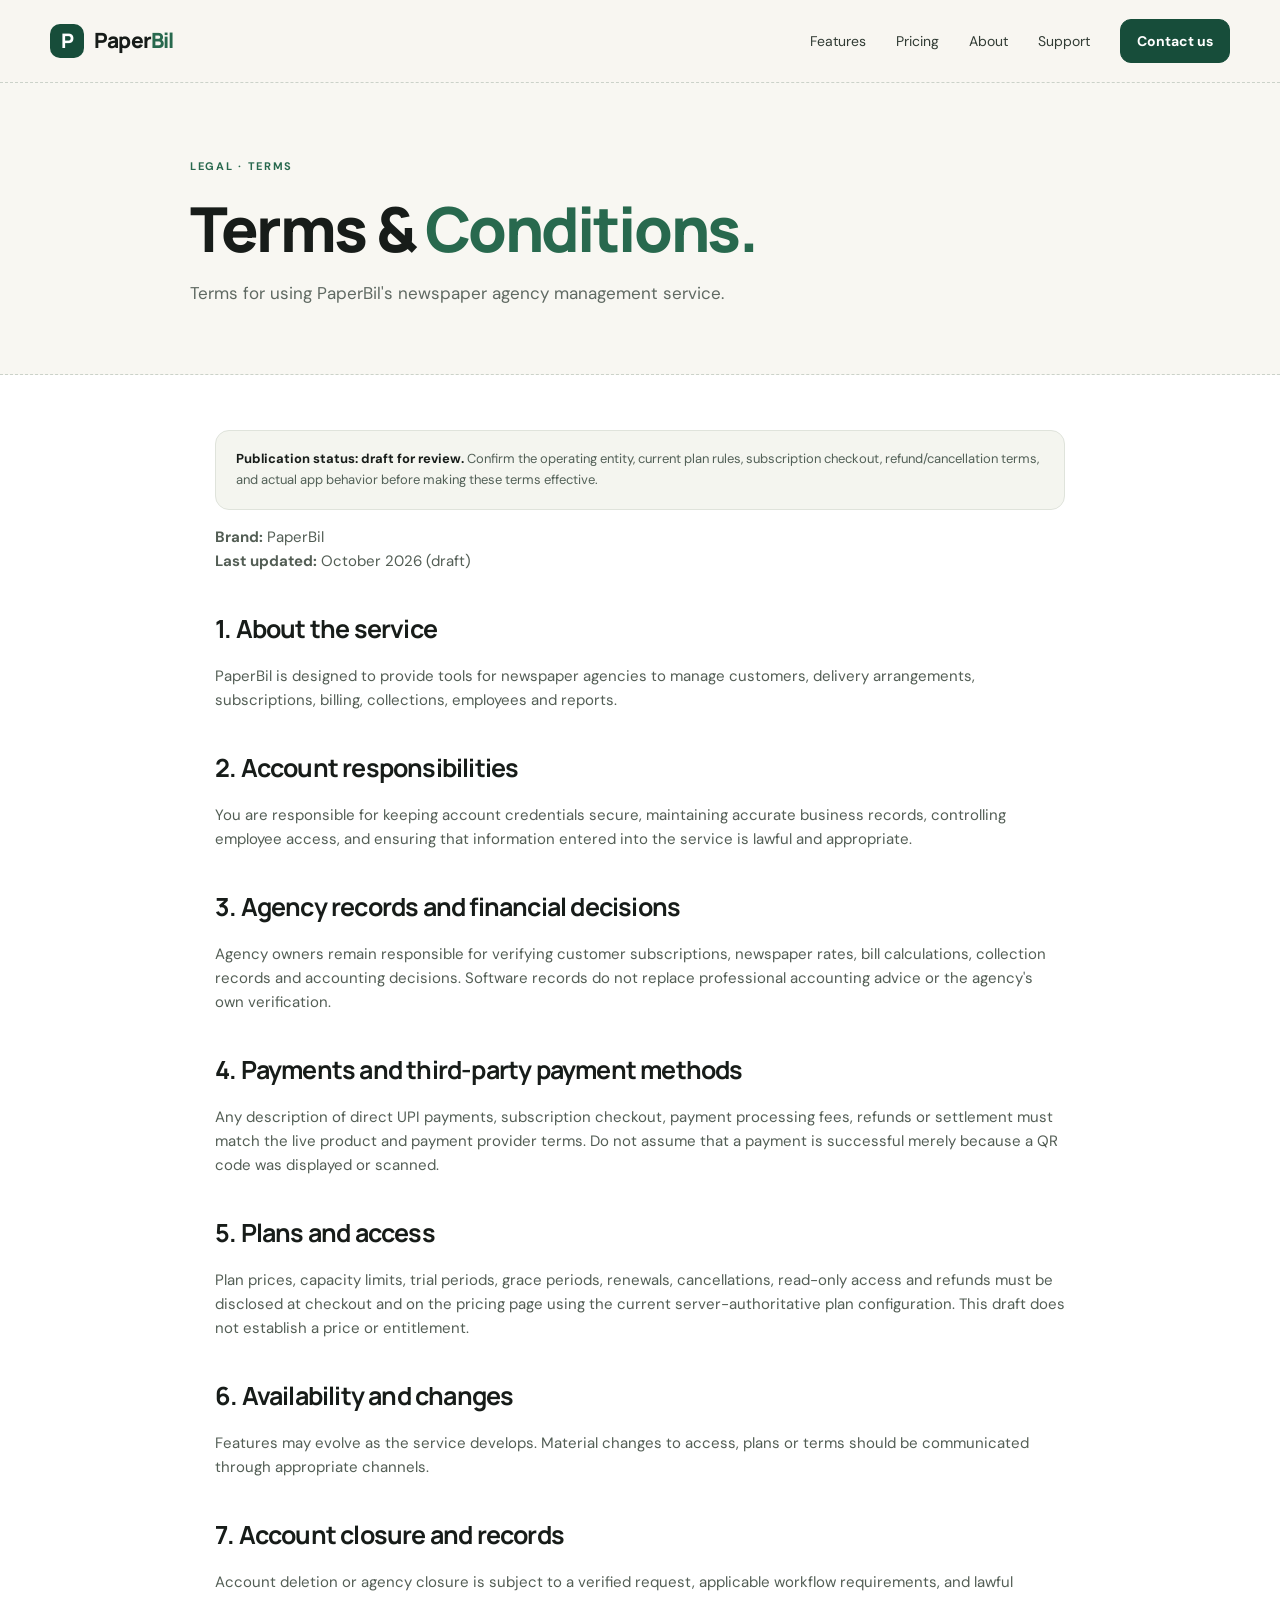
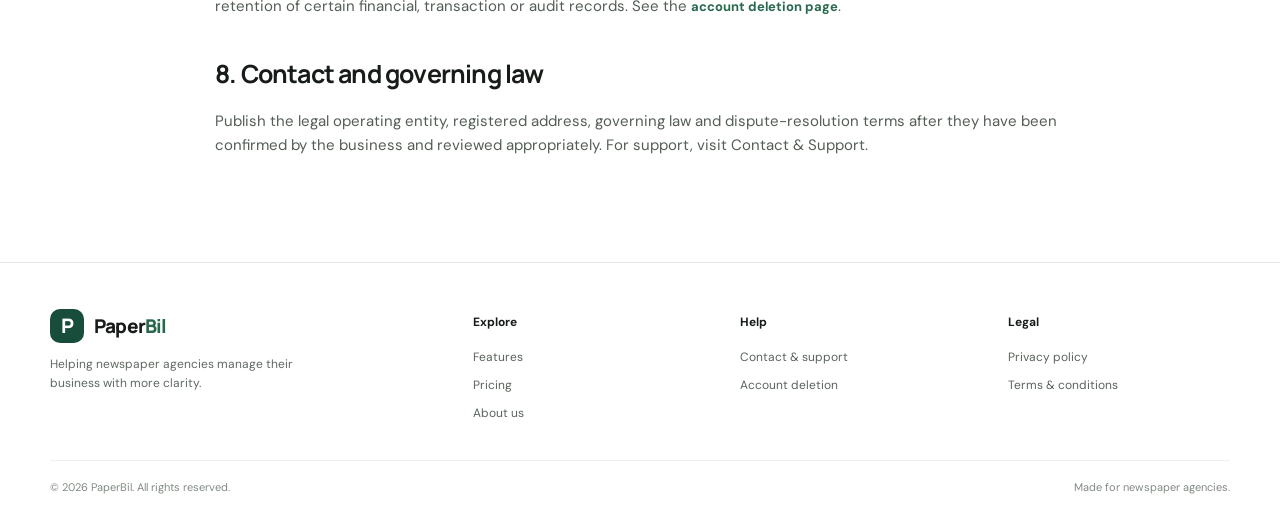
<file: terms.html>
<!doctype html>
<html lang="en"><head><meta charset="utf-8"><meta name="viewport" content="width=device-width, initial-scale=1"><meta name="theme-color" content="#f8f7f2"><meta name="description" content="Draft PaperBil terms covering account use, agency responsibilities, subscriptions, payments, service access and deletion."><title>Terms & Conditions | PaperBil</title><link rel="stylesheet" href="styles.css"></head>
<body><a class="skip-link" href="#main">Skip to content</a>
<header class="site-header"><div class="container header-inner">
<a class="brand" href="index.html" aria-label="PaperBil home"><span class="brand-mark" aria-hidden="true">P</span><span>Paper<span class="brand-accent">Bil</span></span></a>
<button class="menu-toggle" aria-expanded="false" aria-controls="site-nav">Menu</button>
<nav id="site-nav" class="site-nav" aria-label="Main navigation"><a href="features.html">Features</a><a href="pricing.html">Pricing</a><a href="about.html">About</a><a href="support.html">Support</a><a class="button button-small" href="support.html">Contact us</a></nav>
</div></header><main id="main"><section class="page-hero"><div class="container"><p class="eyebrow">LEGAL · TERMS</p><h1>Terms & <em>Conditions.</em></h1><p>Terms for using PaperBil's newspaper agency management service.</p></div></section>
<section class="content-section"><div class="container content-wrap"><div class="content-note"><strong>Publication status: draft for review.</strong> Confirm the operating entity, current plan rules, subscription checkout, refund/cancellation terms, and actual app behavior before making these terms effective.</div><p><strong>Brand:</strong> PaperBil<br><strong>Last updated:</strong> October 2026 (draft)</p>
<h2>1. About the service</h2><p>PaperBil is designed to provide tools for newspaper agencies to manage customers, delivery arrangements, subscriptions, billing, collections, employees and reports.</p>
<h2>2. Account responsibilities</h2><p>You are responsible for keeping account credentials secure, maintaining accurate business records, controlling employee access, and ensuring that information entered into the service is lawful and appropriate.</p>
<h2>3. Agency records and financial decisions</h2><p>Agency owners remain responsible for verifying customer subscriptions, newspaper rates, bill calculations, collection records and accounting decisions. Software records do not replace professional accounting advice or the agency's own verification.</p>
<h2>4. Payments and third-party payment methods</h2><p>Any description of direct UPI payments, subscription checkout, payment processing fees, refunds or settlement must match the live product and payment provider terms. Do not assume that a payment is successful merely because a QR code was displayed or scanned.</p>
<h2>5. Plans and access</h2><p>Plan prices, capacity limits, trial periods, grace periods, renewals, cancellations, read-only access and refunds must be disclosed at checkout and on the pricing page using the current server-authoritative plan configuration. This draft does not establish a price or entitlement.</p>
<h2>6. Availability and changes</h2><p>Features may evolve as the service develops. Material changes to access, plans or terms should be communicated through appropriate channels.</p>
<h2>7. Account closure and records</h2><p>Account deletion or agency closure is subject to a verified request, applicable workflow requirements, and lawful retention of certain financial, transaction or audit records. See the <a class="text-link" href="delete-account.html">account deletion page</a>.</p>
<h2>8. Contact and governing law</h2><p>Publish the legal operating entity, registered address, governing law and dispute-resolution terms after they have been confirmed by the business and reviewed appropriately. For support, visit <a href="support.html">Contact & Support</a>.</p></div></section></main><footer class="site-footer"><div class="container footer-main">
<div class="footer-brand-col"><a class="brand brand-footer" href="index.html"><span class="brand-mark" aria-hidden="true">P</span><span>Paper<span class="brand-accent">Bil</span></span></a><p>Helping newspaper agencies manage their business with more clarity.</p></div>
<div class="footer-col"><h2>Explore</h2><a href="features.html">Features</a><a href="pricing.html">Pricing</a><a href="about.html">About us</a></div>
<div class="footer-col"><h2>Help</h2><a href="support.html">Contact & support</a><a href="delete-account.html">Account deletion</a></div>
<div class="footer-col"><h2>Legal</h2><a href="privacy.html">Privacy policy</a><a href="terms.html">Terms & conditions</a></div>
</div><div class="container footer-bottom"><span>© <span data-year>2026</span> PaperBil. All rights reserved.</span><span>Made for newspaper agencies.</span></div></footer><script src="script.js" defer></script></body></html>
</file>
<file: styles.css>
@import url('https://fonts.googleapis.com/css2?family=DM+Sans:wght@400;500;600;700&family=Manrope:wght@400;500;600;700;800&display=swap');
:root{--paper:#f8f7f2;--white:#fff;--ink:#171c19;--muted:#5f6962;--green:#174d3a;--green2:#28694e;--mint:#e8eee6;--line:#dfe3db;--blue:#e8f0eb;--shadow:0 18px 55px rgba(25,45,34,.08);--radius:22px;--max:1180px}
*{box-sizing:border-box}html{scroll-behavior:smooth}body{margin:0;background:var(--paper);color:var(--ink);font-family:"DM Sans",Arial,sans-serif;line-height:1.6;-webkit-font-smoothing:antialiased}a{color:inherit;text-decoration:none}img{max-width:100%;display:block}button,input,textarea,select{font:inherit}.container{width:min(var(--max),calc(100% - 48px));margin-inline:auto}.skip-link{position:absolute;top:-50px;left:12px;background:var(--green);color:#fff;padding:10px 14px;z-index:99}.skip-link:focus{top:12px}.site-header{position:relative;z-index:5;background:rgba(248,247,242,.94);border-bottom:1px dashed #cbd2c9}.header-inner{min-height:82px;display:flex;align-items:center;justify-content:space-between;gap:24px}.brand{display:inline-flex;align-items:center;gap:10px;font-family:Manrope,sans-serif;font-weight:800;font-size:21px;letter-spacing:-.8px}.brand-mark{display:grid;place-items:center;width:34px;height:34px;background:var(--green);color:#fff;border-radius:10px;font-size:20px;line-height:1}.brand-accent{color:var(--green2)}.site-nav{display:flex;align-items:center;gap:30px;font-size:14px;color:#313b34}.site-nav a:not(.button):hover,.footer-col a:hover{color:var(--green2)}.menu-toggle{display:none;background:transparent;border:1px solid var(--line);padding:8px 12px;border-radius:10px}.button{display:inline-flex;align-items:center;justify-content:center;gap:10px;background:var(--green);color:#fff;padding:13px 20px;border:1px solid var(--green);border-radius:11px;font-weight:700;font-size:14px;transition:transform .18s ease,background .18s ease}.button:hover{background:#103d2d;transform:translateY(-1px)}.button-small{padding:10px 16px}.button-light{background:#fff;color:var(--green);border-color:#d7e0d7}.button-light:hover{background:#f2f6f0}.button-quiet{background:transparent;color:var(--ink);border-color:var(--line)}.button-quiet:hover{background:#fff}.eyebrow{display:flex;align-items:center;gap:9px;text-transform:uppercase;letter-spacing:1.7px;font-size:11px;font-weight:700;color:var(--green2);margin:0 0 18px}.eyebrow-dot{width:7px;height:7px;border-radius:50%;background:#4e946d;box-shadow:0 0 0 4px #e2ede3}.hero{padding:76px 0 62px;overflow:hidden;position:relative}.hero:before,.hero:after{content:"";position:absolute;pointer-events:none;width:100px;height:260px;top:135px;opacity:.5;background:repeating-linear-gradient(45deg,transparent 0 8px,#d8ded5 8px 9px)}.hero:before{left:-75px}.hero:after{right:-75px}.hero-grid{display:grid;grid-template-columns:1fr .94fr;align-items:center;gap:58px}.hero-copy{position:relative;z-index:1}.hero h1,.page-hero h1{font-family:Manrope,sans-serif;font-weight:800;font-size:clamp(42px,5.3vw,70px);letter-spacing:-4.2px;line-height:1.05;margin:0 0 23px;max-width:690px}.hero h1 em,.page-hero h1 em{font-style:normal;color:var(--green2)}.hero-lede{font-size:18px;color:var(--muted);max-width:570px;margin:0 0 27px;line-height:1.7}.hero-actions{display:flex;gap:12px;flex-wrap:wrap}.hero-note{font-size:12px;color:#788178;margin-top:18px}.hero-art{position:relative;min-height:450px;display:grid;place-items:center}.art-orbit{position:absolute;border:1px dashed #b9c8ba;border-radius:50%;width:400px;height:400px;transform:rotate(-17deg)}.art-orbit:before{content:"";position:absolute;inset:24px;border:1px solid #e2e7df;border-radius:50%}.paper-stack{position:relative;z-index:1;width:min(100%,410px);transform:rotate(-4deg);filter:drop-shadow(0 24px 28px rgba(23,49,34,.12))}.paper-top{background:#fff;border:1px solid #d8ded7;border-radius:7px;padding:20px 23px 24px;box-shadow:8px 8px 0 #e6e9e1,16px 16px 0 #d9dfd6;min-height:280px}.paper-label{display:flex;align-items:center;justify-content:space-between;border-bottom:2px solid var(--ink);padding-bottom:12px;font-family:Manrope,sans-serif;font-size:10px;letter-spacing:1.4px;font-weight:800}.paper-label span:last-child{font-weight:500;letter-spacing:0}.paper-big{font-family:Manrope,sans-serif;font-size:35px;letter-spacing:-1.8px;font-weight:800;line-height:1.02;margin:22px 0 10px}.paper-sub{font-size:12px;color:#687269;max-width:230px}.paper-graphic{margin-top:22px;height:58px;display:flex;align-items:flex-end;gap:8px;border-bottom:1px solid #cfd7ce;padding-bottom:5px}.paper-graphic span{display:block;background:#dfe9df;border:1px solid #c4d5c5;border-radius:3px 3px 0 0;flex:1}.paper-graphic span:nth-child(1){height:28px}.paper-graphic span:nth-child(2){height:43px}.paper-graphic span:nth-child(3){height:34px}.paper-graphic span:nth-child(4){height:52px;background:#b8d1be}.paper-graphic span:nth-child(5){height:23px}.paper-caption{font-size:9px;text-transform:uppercase;letter-spacing:1.6px;margin-top:10px;color:#737c73}.doodle{position:absolute;color:var(--green);z-index:2}.doodle-newspaper{left:0;top:56px;transform:rotate(-13deg)}.doodle-route{right:0;bottom:68px;transform:rotate(8deg)}.doodle svg{width:54px;height:54px;stroke:currentColor;fill:none;stroke-width:1.6;stroke-linecap:round;stroke-linejoin:round}.trust-strip{border-top:1px dashed #cbd2c9;border-bottom:1px dashed #cbd2c9;padding:17px 0;background:#f2f3ec}.trust-items{display:flex;justify-content:center;align-items:center;gap:23px;flex-wrap:wrap;font-size:12px;font-weight:600;color:#536157}.trust-items b{color:#a8b1a8;font-weight:400}.section{padding:88px 0}.section-light{background:#fff}.section-heading{max-width:690px;margin-bottom:38px}.section-heading.center{text-align:center;margin-inline:auto}.section-heading h2,.split-copy h2,.cta-panel h2,.page-hero h1{font-family:Manrope,sans-serif;font-weight:800;letter-spacing:-2.4px;line-height:1.12;font-size:clamp(32px,4vw,49px);margin:0 0 17px}.section-heading h2 span,.split-copy h2 span{color:var(--green2)}.section-heading>p:last-child,.split-copy>p:not(.eyebrow){color:var(--muted);font-size:16px;max-width:630px;margin:0}.feature-grid{display:grid;grid-template-columns:repeat(3,1fr);gap:14px}.feature-card{padding:26px;border:1px solid #e5e9e2;border-radius:17px;background:#fff;min-height:255px;transition:transform .2s ease,box-shadow .2s ease}.feature-card:hover{transform:translateY(-3px);box-shadow:var(--shadow)}.feature-icon{display:grid;place-items:center;width:42px;height:42px;border-radius:13px;font-size:12px;font-weight:800;margin-bottom:24px}.icon-peach{background:#f8e8df;color:#8e4c2c}.icon-green{background:#e4efe4;color:#276747}.icon-blue{background:#e6edf5;color:#3c6287}.icon-yellow{background:#f4eed9;color:#78621b}.icon-lilac{background:#ece8f4;color:#66518a}.icon-mint{background:#e0f0eb;color:#286c5b}.feature-card h3{font-family:Manrope,sans-serif;font-size:18px;letter-spacing:-.4px;margin:0 0 9px}.feature-card p{font-size:13px;color:var(--muted);margin:0 0 20px}.feature-card a,.text-link{font-size:13px;font-weight:700;color:var(--green2)}.feature-card a span,.text-link span{display:inline-block;transition:transform .2s}.feature-card a:hover span,.text-link:hover span{transform:translateX(4px)}.split-section{display:grid;grid-template-columns:.9fr 1fr;align-items:center;gap:70px}.split-copy h2{font-size:clamp(34px,4vw,48px)}.split-copy .text-link{display:inline-block;margin-top:23px}.routine-card{border:1px solid #dfe6dc;background:#eef2ea;border-radius:var(--radius);padding:27px}.routine-header{display:flex;justify-content:space-between;align-items:center;font-size:10px;font-weight:800;letter-spacing:1.5px;color:#5d6e60;padding-bottom:20px;border-bottom:1px solid #d4ded3}.routine-header span:last-child{font-size:21px;color:var(--green)}.routine-step{display:grid;grid-template-columns:38px 1fr;gap:14px;padding:20px 0;border-bottom:1px solid #d4ded3}.routine-step:last-of-type{border-bottom:0}.routine-time{display:grid;place-items:center;width:35px;height:35px;border:1px solid #b7cbb8;border-radius:11px;color:var(--green);font-weight:800;font-size:12px}.routine-step strong{font-size:14px}.routine-step p{font-size:12px;color:#667167;margin:4px 0 0}.routine-footnote{font-size:10px;color:#7a847a;margin:14px 0 0}.cta-section{padding-top:0}.cta-panel{background:var(--green);border-radius:25px;padding:46px 50px;display:flex;align-items:center;justify-content:space-between;gap:35px;color:#fff;position:relative;overflow:hidden}.cta-panel:after{content:"";position:absolute;right:20%;top:-130px;width:300px;height:300px;border:1px dashed rgba(255,255,255,.25);border-radius:50%;pointer-events:none}.cta-panel .eyebrow{color:#c5dfc9}.cta-panel h2{font-size:clamp(30px,3.4vw,43px);max-width:650px;margin-bottom:12px}.cta-panel p:not(.eyebrow){color:#dce9dd;max-width:620px;margin:0}.cta-actions{display:flex;flex-direction:column;align-items:flex-start;gap:12px;min-width:175px;z-index:1}.cta-support-link{font-size:12px;color:#dce9dd}.site-footer{background:#fff;border-top:1px solid #e5e9e2}.footer-main{display:grid;grid-template-columns:1.7fr 1fr 1fr 1fr;gap:45px;padding:46px 0 36px}.brand-footer{font-size:19px}.footer-brand-col p{max-width:260px;font-size:12px;color:var(--muted)}.footer-col{display:flex;flex-direction:column;gap:9px;font-size:12px;color:#59635b}.footer-col h2{font-size:12px;color:var(--ink);margin:4px 0 7px}.footer-bottom{border-top:1px solid #edf0eb;padding:18px 0 22px;display:flex;justify-content:space-between;gap:20px;color:#818a81;font-size:11px}.page-hero{padding:75px 0 50px;background:var(--paper);border-bottom:1px dashed #cbd2c9}.page-hero .container{max-width:900px}.page-hero h1{font-size:clamp(40px,5vw,62px);max-width:850px}.page-hero p:not(.eyebrow){font-size:17px;color:var(--muted);max-width:680px}.content-section{padding:55px 0 90px;background:#fff}.content-wrap{max-width:850px;margin-inline:auto}.content-wrap h2{font-family:Manrope,sans-serif;font-size:25px;letter-spacing:-.8px;margin:36px 0 12px}.content-wrap h3{font-size:17px;margin:25px 0 8px}.content-wrap p,.content-wrap li{color:#535e55;font-size:15px}.content-wrap ul{padding-left:22px}.content-note{background:#f4f5ef;border:1px solid var(--line);border-radius:14px;padding:18px 20px;color:#526057;font-size:13px}.content-note strong{color:var(--ink)}.simple-grid{display:grid;grid-template-columns:repeat(2,1fr);gap:15px}.simple-card{border:1px solid var(--line);border-radius:17px;padding:23px;background:#fff}.simple-card h2,.simple-card h3{margin-top:0}.simple-card p{font-size:14px;color:var(--muted)}.plan-grid{display:grid;grid-template-columns:repeat(3,1fr);gap:16px}.plan-card{border:1px solid var(--line);background:#fff;border-radius:18px;padding:25px}.plan-card h2{font-size:20px;margin:0 0 8px}.plan-card p{font-size:13px;color:var(--muted)}.plan-card ul{padding-left:18px;font-size:13px;color:#566057}.plan-card .plan-status{font-size:10px;text-transform:uppercase;letter-spacing:1.2px;color:var(--green2);font-weight:800}.plan-card.featured{border:2px solid var(--green);box-shadow:var(--shadow)}.contact-card{background:#f5f6f0;border:1px solid var(--line);border-radius:18px;padding:25px}.contact-card a{color:var(--green2);font-weight:700}.form-grid{display:grid;grid-template-columns:1fr 1fr;gap:14px}.field{display:flex;flex-direction:column;gap:6px}.field.full{grid-column:1/-1}.field label{font-size:12px;font-weight:700}.field input,.field textarea,.field select{border:1px solid #cfd7ce;border-radius:10px;padding:12px;background:#fff;min-width:0}.field textarea{min-height:130px;resize:vertical}.form-help{font-size:12px;color:var(--muted)}.form-message{font-size:13px;color:var(--green);font-weight:600}.site-footer a:focus-visible,.site-nav a:focus-visible,.button:focus-visible{outline:3px solid #9bbda3;outline-offset:3px}
@media(max-width:900px){.hero-grid{grid-template-columns:1fr;gap:25px}.hero-copy{max-width:740px}.hero-art{min-height:370px}.paper-stack{max-width:370px}.art-orbit{width:340px;height:340px}.hero{padding-top:60px}.feature-grid{grid-template-columns:repeat(2,1fr)}.split-section{gap:35px}.footer-main{grid-template-columns:1.5fr 1fr 1fr;gap:30px}.footer-brand-col{grid-column:1/-1}.cta-panel{padding:36px}.plan-grid{grid-template-columns:1fr 1fr}}
@media(max-width:650px){.container{width:min(var(--max),calc(100% - 32px))}.header-inner{min-height:70px}.menu-toggle{display:block}.site-nav{display:none;position:absolute;top:69px;left:0;right:0;background:var(--paper);padding:18px 24px 22px;border-bottom:1px solid var(--line);flex-direction:column;align-items:stretch;gap:15px}.site-nav.open{display:flex}.site-nav .button{align-self:flex-start}.hero{padding:48px 0 38px}.hero h1{font-size:clamp(39px,11vw,55px);letter-spacing:-2.8px}.hero-lede{font-size:16px}.hero-art{min-height:325px}.paper-stack{max-width:310px}.paper-top{padding:17px;min-height:250px}.paper-big{font-size:30px}.art-orbit{width:280px;height:280px}.doodle-newspaper{left:-3px;top:25px}.doodle-route{right:-5px;bottom:36px}.doodle svg{width:40px;height:40px}.trust-items{gap:8px 12px;font-size:10px}.trust-items b{display:none}.section{padding:62px 0}.section-heading h2,.split-copy h2{letter-spacing:-1.7px}.feature-grid{grid-template-columns:1fr}.feature-card{min-height:auto;padding:23px}.feature-icon{margin-bottom:17px}.split-section{grid-template-columns:1fr;gap:28px}.routine-card{padding:20px}.cta-panel{padding:28px 23px;display:block}.cta-actions{margin-top:23px}.cta-panel:after{right:-140px}.footer-main{grid-template-columns:1fr 1fr;gap:28px 18px;padding:35px 0}.footer-brand-col{grid-column:1/-1}.footer-bottom{flex-direction:column;gap:5px}.page-hero{padding:54px 0 38px}.page-hero h1{font-size:clamp(38px,10vw,51px);letter-spacing:-2.7px}.page-hero p:not(.eyebrow){font-size:15px}.content-section{padding:36px 0 60px}.content-wrap h2{font-size:22px}.simple-grid,.plan-grid{grid-template-columns:1fr}.form-grid{grid-template-columns:1fr}.field.full{grid-column:auto}}
@media(prefers-reduced-motion:reduce){html{scroll-behavior:auto}*,*:before,*:after{transition:none!important}}
</file>
